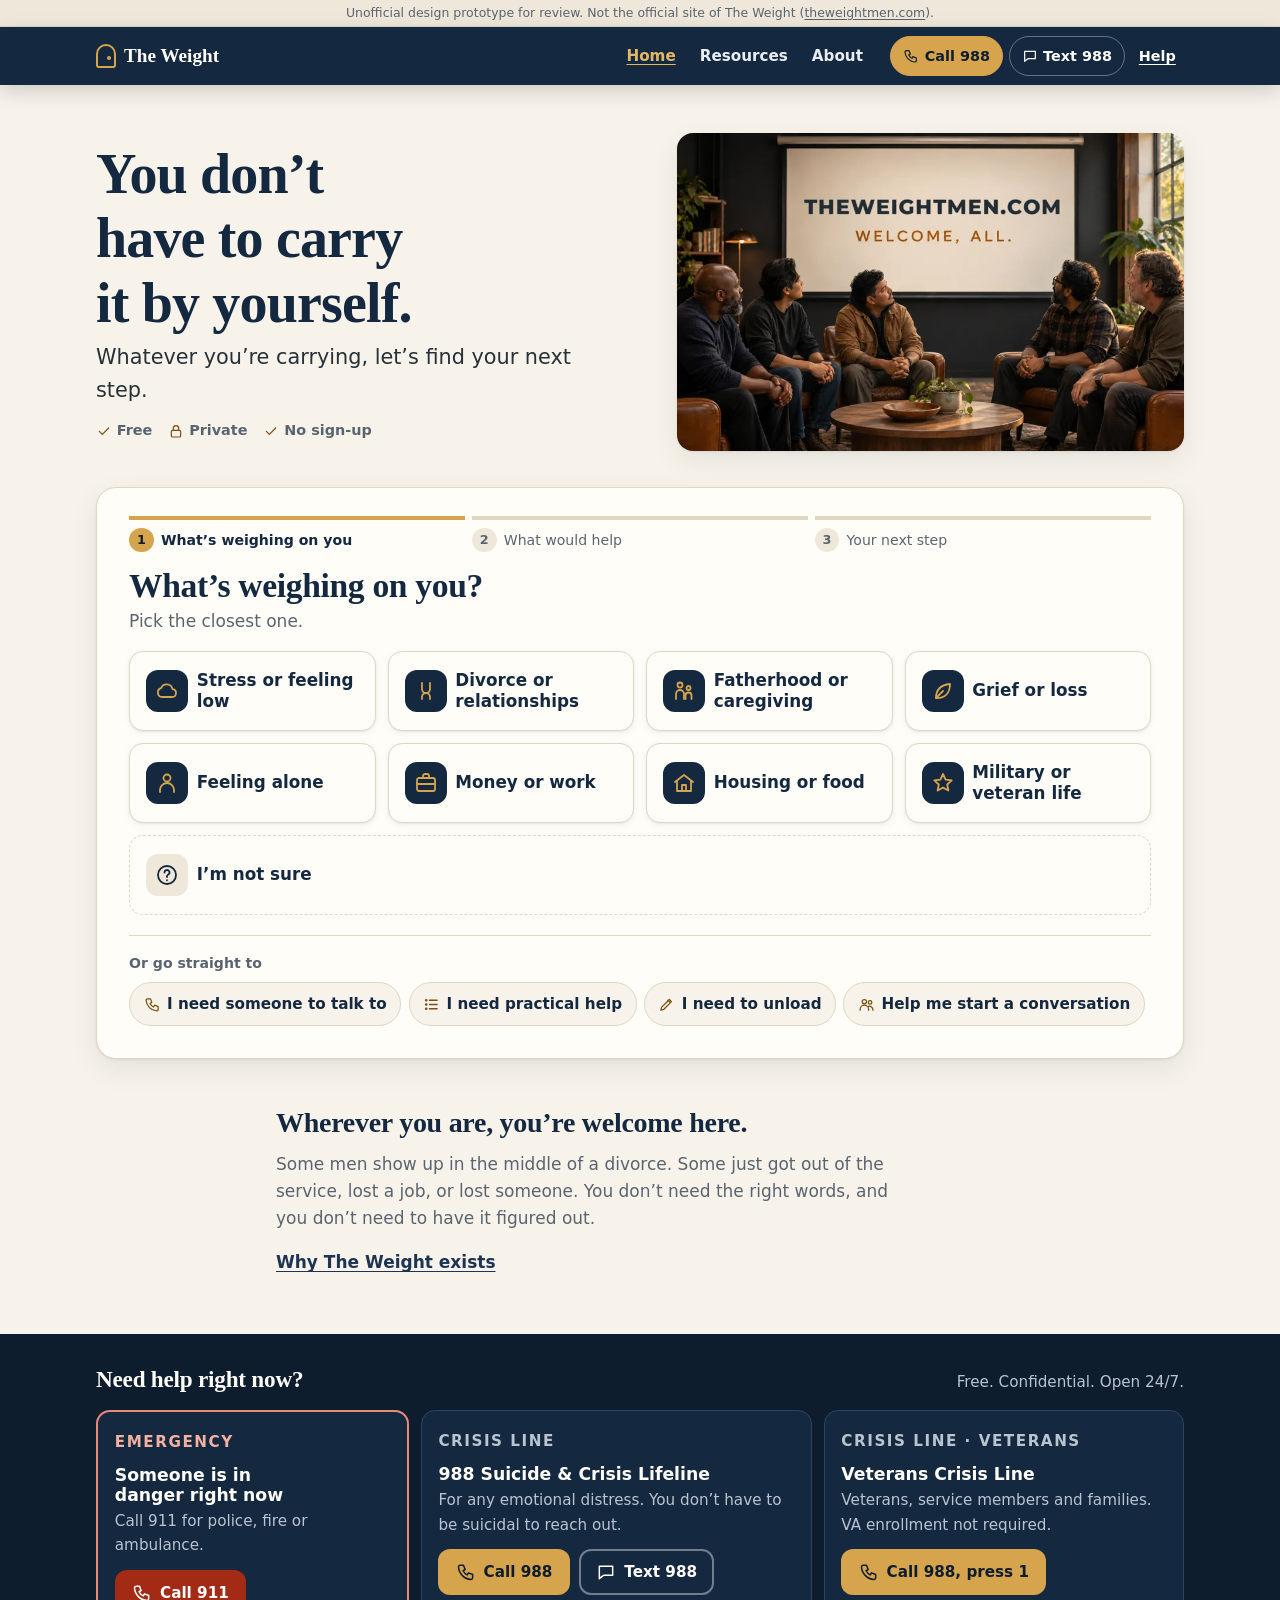
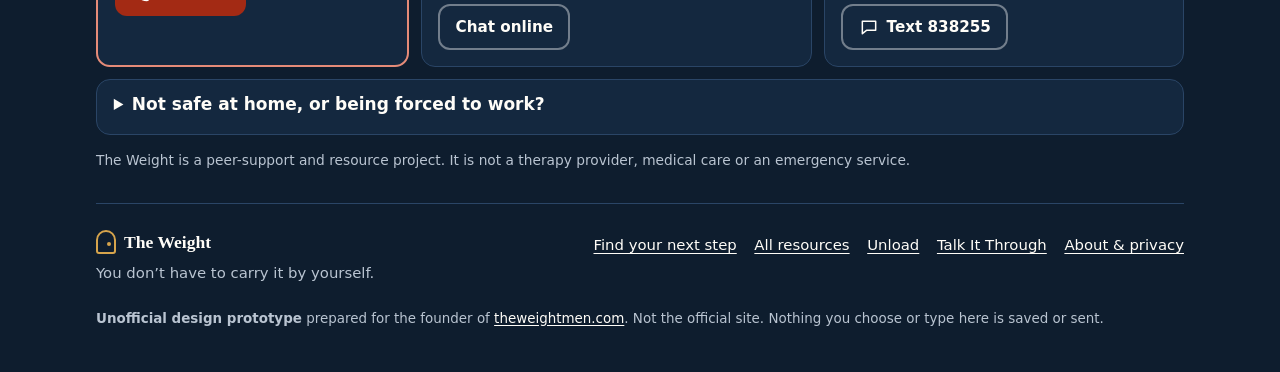
<file: index.html>
<!doctype html>
<html lang="en">
<head>
  <meta charset="utf-8">
  <meta name="viewport" content="width=device-width, initial-scale=1">
  <title>The Weight — You don’t have to carry it by yourself.</title>
  <meta name="description" content="Free, private, no sign-up. Answer two quick questions and get one clear next step.">
  <meta name="robots" content="noindex, nofollow">
  <meta name="theme-color" content="#14283f">
  <link rel="stylesheet" href="assets/css/styles.css">
  <script defer src="assets/js/resources.js"></script>
  <script defer src="assets/js/common.js"></script>
  <script defer src="assets/js/app.js"></script>
</head>
<body>
  <div class="proto-banner" role="note">Unofficial design prototype for review. Not the official site of The Weight (<a href="https://theweightmen.com/">theweightmen.com</a>).</div>
  <a class="skip-link" href="#wizard">Skip to the questions</a>
  <header class="site-header">
    <div class="container site-header__inner">
      <a class="brand" href="index.html" aria-label="The Weight, home"><span class="brand__mark" aria-hidden="true"></span><span class="brand__text">The Weight</span></a>
      <nav aria-label="Main"><ul class="nav" role="list"><li><a href="index.html" aria-current="page">Home</a></li><li><a href="resources.html">Resources</a></li><li><a href="about.html">About</a></li></ul></nav>
      <div class="crisis" role="group" aria-label="Talk to someone now, free, 24/7">
        <a class="crisis__btn crisis__btn--call" href="tel:988"><svg class="icon " viewBox="0 0 24 24" width="24" height="24" aria-hidden="true" focusable="false" fill="none" stroke="currentColor" stroke-width="1.8" stroke-linecap="round" stroke-linejoin="round"><path d="M5 4h4l2 5-2.5 1.5a11 11 0 0 0 5 5L15 13l5 2v4a2 2 0 0 1-2 2A16 16 0 0 1 3 6a2 2 0 0 1 2-2"/></svg>Call 988</a>
        <a class="crisis__btn" href="sms:988"><svg class="icon " viewBox="0 0 24 24" width="24" height="24" aria-hidden="true" focusable="false" fill="none" stroke="currentColor" stroke-width="1.8" stroke-linecap="round" stroke-linejoin="round"><path d="M4 5h16v11H9l-5 4z"/></svg>Text 988</a>
        <a class="crisis__btn crisis__btn--more" href="#urgent">Help<span class="sr-only">: emergency and crisis lines</span></a>
      </div>
    </div>
  </header>

  <main id="main" tabindex="-1">
    <section class="hero" aria-labelledby="hero-title">
      <div class="container hero__grid">
        <div>
          <h1 class="hero__title" id="hero-title">You don’t have to carry it by yourself.</h1>
          <p class="hero__lead">Whatever you’re carrying, let’s find your next step.</p>
          <ul class="trust" role="list">
            <li><svg class="icon " viewBox="0 0 24 24" width="24" height="24" aria-hidden="true" focusable="false" fill="none" stroke="currentColor" stroke-width="1.8" stroke-linecap="round" stroke-linejoin="round"><path d="M5 12.5l4.5 4.5L19 7.5"/></svg>Free</li><li><svg class="icon " viewBox="0 0 24 24" width="24" height="24" aria-hidden="true" focusable="false" fill="none" stroke="currentColor" stroke-width="1.8" stroke-linecap="round" stroke-linejoin="round"><rect x="5" y="11" width="14" height="10" rx="2"/><path d="M8 11V8a4 4 0 0 1 8 0v3"/></svg>Private</li><li><svg class="icon " viewBox="0 0 24 24" width="24" height="24" aria-hidden="true" focusable="false" fill="none" stroke="currentColor" stroke-width="1.8" stroke-linecap="round" stroke-linejoin="round"><path d="M5 12.5l4.5 4.5L19 7.5"/></svg>No sign-up</li>
          </ul>
        </div>
        <figure class="hero__media">
          <picture>
            <source type="image/webp" srcset="assets/images/the-weight-hero-960.webp 960w, assets/images/the-weight-hero.webp 1672w" sizes="(min-width: 900px) 520px, 100vw">
            <img src="assets/images/the-weight-hero-960.jpg" width="960" height="540" loading="lazy" decoding="async"
              alt="Five men of different ages and backgrounds sit together in armchairs, talking. Illustrative image.">
          </picture>
        </figure>
      </div>
    </section>

    <section class="wizard" id="wizard" aria-label="Find your next step" tabindex="-1">
      <div class="container">
        <div class="wizard__panel">
          <ol class="progress" aria-label="Progress">
            <li class="progress__item is-current" data-progress="1" aria-current="step"><span class="progress__num" aria-hidden="true">1</span><span class="progress__label">What’s weighing on you</span></li>
            <li class="progress__item" data-progress="2"><span class="progress__num" aria-hidden="true">2</span><span class="progress__label">What would help</span></li>
            <li class="progress__item" data-progress="3"><span class="progress__num" aria-hidden="true">3</span><span class="progress__label">Your next step</span></li>
          </ol>
          <p class="progress__text" id="progress-text" aria-hidden="true">Step 1 of 2</p>
          <p class="sr-only" role="status" aria-live="polite" id="wizard-status"></p>

          <div class="step" id="step-1" data-step="1">
            <h2 class="step__title" tabindex="-1">What’s weighing on you?</h2>
            <p class="step__hint">Pick the closest one.</p>
            <ul class="cards" role="list" id="topic-cards"></ul>
            <noscript>
              <div class="noscript-box">
                <p><strong>The questions need JavaScript.</strong> Everything is still one tap away:</p>
                <ul>
                  <li><a href="resources.html">See all support resources</a></li>
                  <li><a href="unload.html">Write it out privately (Unload)</a></li>
                  <li>Call or text <a href="tel:988">988</a> any time. Emergency: <a href="tel:911">911</a>.</li>
                </ul>
              </div>
            </noscript>
          </div>

          <div class="step" id="step-2" data-step="2" hidden>
            <p class="step__crumb" id="step-2-crumb"></p>
            <h2 class="step__title" tabindex="-1">What would help right now?</h2>
            <p class="step__hint">Pick one. Nothing here is saved.</p>
            <ul class="cards cards--needs" role="list" id="need-cards"></ul>
          </div>

          <div class="step" id="step-3" data-step="3" hidden>
            <div id="result"></div>
          </div>

          <div class="wizard__controls" id="wizard-controls" hidden>
            <button type="button" class="btn btn--link" id="btn-back"><svg class="icon " viewBox="0 0 24 24" width="24" height="24" aria-hidden="true" focusable="false" fill="none" stroke="currentColor" stroke-width="1.8" stroke-linecap="round" stroke-linejoin="round"><path d="M19 12H5M11 6l-6 6 6 6"/></svg>Back</button>
            <button type="button" class="btn btn--link" id="btn-restart">Start over</button>
          </div>

          <nav class="shortcuts" id="shortcuts" aria-label="Go straight to">
            <p class="shortcuts__title">Or go straight to</p>
            <ul class="shortcuts__list" role="list">
              <li><a class="shortcut" href="#urgent"><svg class="icon " viewBox="0 0 24 24" width="24" height="24" aria-hidden="true" focusable="false" fill="none" stroke="currentColor" stroke-width="1.8" stroke-linecap="round" stroke-linejoin="round"><path d="M5 4h4l2 5-2.5 1.5a11 11 0 0 0 5 5L15 13l5 2v4a2 2 0 0 1-2 2A16 16 0 0 1 3 6a2 2 0 0 1 2-2"/></svg>I need someone to talk to</a></li>
              <li><a class="shortcut" href="resources.html#practical"><svg class="icon " viewBox="0 0 24 24" width="24" height="24" aria-hidden="true" focusable="false" fill="none" stroke="currentColor" stroke-width="1.8" stroke-linecap="round" stroke-linejoin="round"><path d="M9 6h11M9 12h11M9 18h11"/><circle cx="4.5" cy="6" r="1"/><circle cx="4.5" cy="12" r="1"/><circle cx="4.5" cy="18" r="1"/></svg>I need practical help</a></li>
              <li><a class="shortcut" href="unload.html"><svg class="icon " viewBox="0 0 24 24" width="24" height="24" aria-hidden="true" focusable="false" fill="none" stroke="currentColor" stroke-width="1.8" stroke-linecap="round" stroke-linejoin="round"><path d="M4 20l4-1 11-11-3-3L5 16z"/><path d="M14 6l3 3"/></svg>I need to unload</a></li>
              <li><a class="shortcut" href="talk.html"><svg class="icon " viewBox="0 0 24 24" width="24" height="24" aria-hidden="true" focusable="false" fill="none" stroke="currentColor" stroke-width="1.8" stroke-linecap="round" stroke-linejoin="round"><circle cx="9" cy="8" r="3"/><circle cx="17" cy="9" r="2.5"/><path d="M3 20v-1a6 6 0 0 1 12 0v1"/><path d="M15 14.5a5 5 0 0 1 6 4.5v1"/></svg>Help me start a conversation</a></li>
            </ul>
          </nav>
        </div>
      </div>
    </section>

    <section class="welcome" aria-labelledby="welcome-title">
      <div class="container welcome__inner">
        <figure class="welcome__media">
          <picture>
            <source type="image/webp" srcset="assets/images/the-weight-hero-960.webp 960w, assets/images/the-weight-hero.webp 1672w" sizes="(min-width: 900px) 520px, 100vw">
            <img src="assets/images/the-weight-hero-960.jpg" width="960" height="540" loading="lazy" decoding="async"
              alt="Five men of different ages and backgrounds sit together in armchairs, talking. Illustrative image.">
          </picture>
        </figure>
        <div class="welcome__text">
          <h2 id="welcome-title">Wherever you are, you’re welcome here.</h2>
          <p>Some men show up in the middle of a divorce. Some just got out of the service, lost a job, or lost someone. You don’t need the right words, and you don’t need to have it figured out.</p>
          <p><a href="about.html"><strong>Why The Weight exists</strong></a></p>
        </div>
      </div>
    </section>
  </main>

  <section class="urgent" id="urgent" aria-labelledby="urgent-title" tabindex="-1">
    <div class="container">
      <div class="urgent__head">
        <h2 id="urgent-title" class="urgent__title">Need help right now?</h2>
        <p class="urgent__sub">Free. Confidential. Open 24/7.</p>
      </div>
      <div class="urgent__grid">
        <div class="tier-card tier-card--emergency">
          <p class="tier">Emergency</p>
          <h3>Someone is in danger right now</h3>
          <p>Call 911 for police, fire or ambulance.</p>
          <a class="btn btn--danger" href="tel:911"><svg class="icon " viewBox="0 0 24 24" width="24" height="24" aria-hidden="true" focusable="false" fill="none" stroke="currentColor" stroke-width="1.8" stroke-linecap="round" stroke-linejoin="round"><path d="M5 4h4l2 5-2.5 1.5a11 11 0 0 0 5 5L15 13l5 2v4a2 2 0 0 1-2 2A16 16 0 0 1 3 6a2 2 0 0 1 2-2"/></svg>Call 911</a>
        </div>
        <div class="tier-card">
          <p class="tier">Crisis line</p>
          <h3>988 Suicide &amp; Crisis Lifeline</h3>
          <p>For any emotional distress. You don’t have to be suicidal to reach out.</p>
          <div class="btn-row">
            <a class="btn btn--amber" href="tel:988"><svg class="icon " viewBox="0 0 24 24" width="24" height="24" aria-hidden="true" focusable="false" fill="none" stroke="currentColor" stroke-width="1.8" stroke-linecap="round" stroke-linejoin="round"><path d="M5 4h4l2 5-2.5 1.5a11 11 0 0 0 5 5L15 13l5 2v4a2 2 0 0 1-2 2A16 16 0 0 1 3 6a2 2 0 0 1 2-2"/></svg>Call 988</a>
            <a class="btn btn--ghost-light" href="sms:988"><svg class="icon " viewBox="0 0 24 24" width="24" height="24" aria-hidden="true" focusable="false" fill="none" stroke="currentColor" stroke-width="1.8" stroke-linecap="round" stroke-linejoin="round"><path d="M4 5h16v11H9l-5 4z"/></svg>Text 988</a>
            <a class="btn btn--ghost-light" href="https://chat.988lifeline.org/" target="_blank" rel="noopener">Chat online<span class="sr-only"> (opens in a new tab)</span></a>
          </div>
        </div>
        <div class="tier-card">
          <p class="tier">Crisis line · Veterans</p>
          <h3>Veterans Crisis Line</h3>
          <p>Veterans, service members and families. VA enrollment not required.</p>
          <div class="btn-row">
            <a class="btn btn--amber" href="tel:988"><svg class="icon " viewBox="0 0 24 24" width="24" height="24" aria-hidden="true" focusable="false" fill="none" stroke="currentColor" stroke-width="1.8" stroke-linecap="round" stroke-linejoin="round"><path d="M5 4h4l2 5-2.5 1.5a11 11 0 0 0 5 5L15 13l5 2v4a2 2 0 0 1-2 2A16 16 0 0 1 3 6a2 2 0 0 1 2-2"/></svg>Call 988, press 1</a>
            <a class="btn btn--ghost-light" href="sms:838255"><svg class="icon " viewBox="0 0 24 24" width="24" height="24" aria-hidden="true" focusable="false" fill="none" stroke="currentColor" stroke-width="1.8" stroke-linecap="round" stroke-linejoin="round"><path d="M4 5h16v11H9l-5 4z"/></svg>Text 838255</a>
          </div>
        </div>
      </div>
      <details class="urgent__more">
        <summary>Not safe at home, or being forced to work?</summary>
        <ul>
          <li><strong>Abuse by a partner or family member:</strong> National Domestic Violence Hotline, <a href="tel:18007997233">1-800-799-7233</a> or text <a href="sms:88788">88788</a>. Men are welcome.</li>
          <li><strong>Sexual assault:</strong> RAINN, <a href="tel:18006564673">1-800-656-4673</a>.</li>
          <li><strong>Trafficking:</strong> National Human Trafficking Hotline, <a href="tel:18883737888">1-888-373-7888</a> or text <a href="sms:233733">233733</a>.</li>
        </ul>
      </details>
      <p class="urgent__note">The Weight is a peer-support and resource project. It is not a therapy provider, medical care or an emergency service.</p>
    </div>
  </section>

  <footer class="site-footer">
    <div class="container">
      <div class="site-footer__inner">
        <div>
          <p class="brand brand--footer"><span class="brand__mark" aria-hidden="true"></span>The Weight</p>
          <p class="site-footer__tag">You don’t have to carry it by yourself.</p>
        </div>
        <nav aria-label="Footer">
          <ul class="footer-links" role="list">
            <li><a href="index.html">Find your next step</a></li>
            <li><a href="resources.html">All resources</a></li>
            <li><a href="unload.html">Unload</a></li>
            <li><a href="talk.html">Talk It Through</a></li>
            <li><a href="about.html">About &amp; privacy</a></li>
          </ul>
        </nav>
      </div>
      <p class="site-footer__fine"><strong>Unofficial design prototype</strong> prepared for the founder of <a href="https://theweightmen.com/">theweightmen.com</a>. Not the official site. Nothing you choose or type here is saved or sent.</p>
    </div>
  </footer>
</body>
</html>
</file>
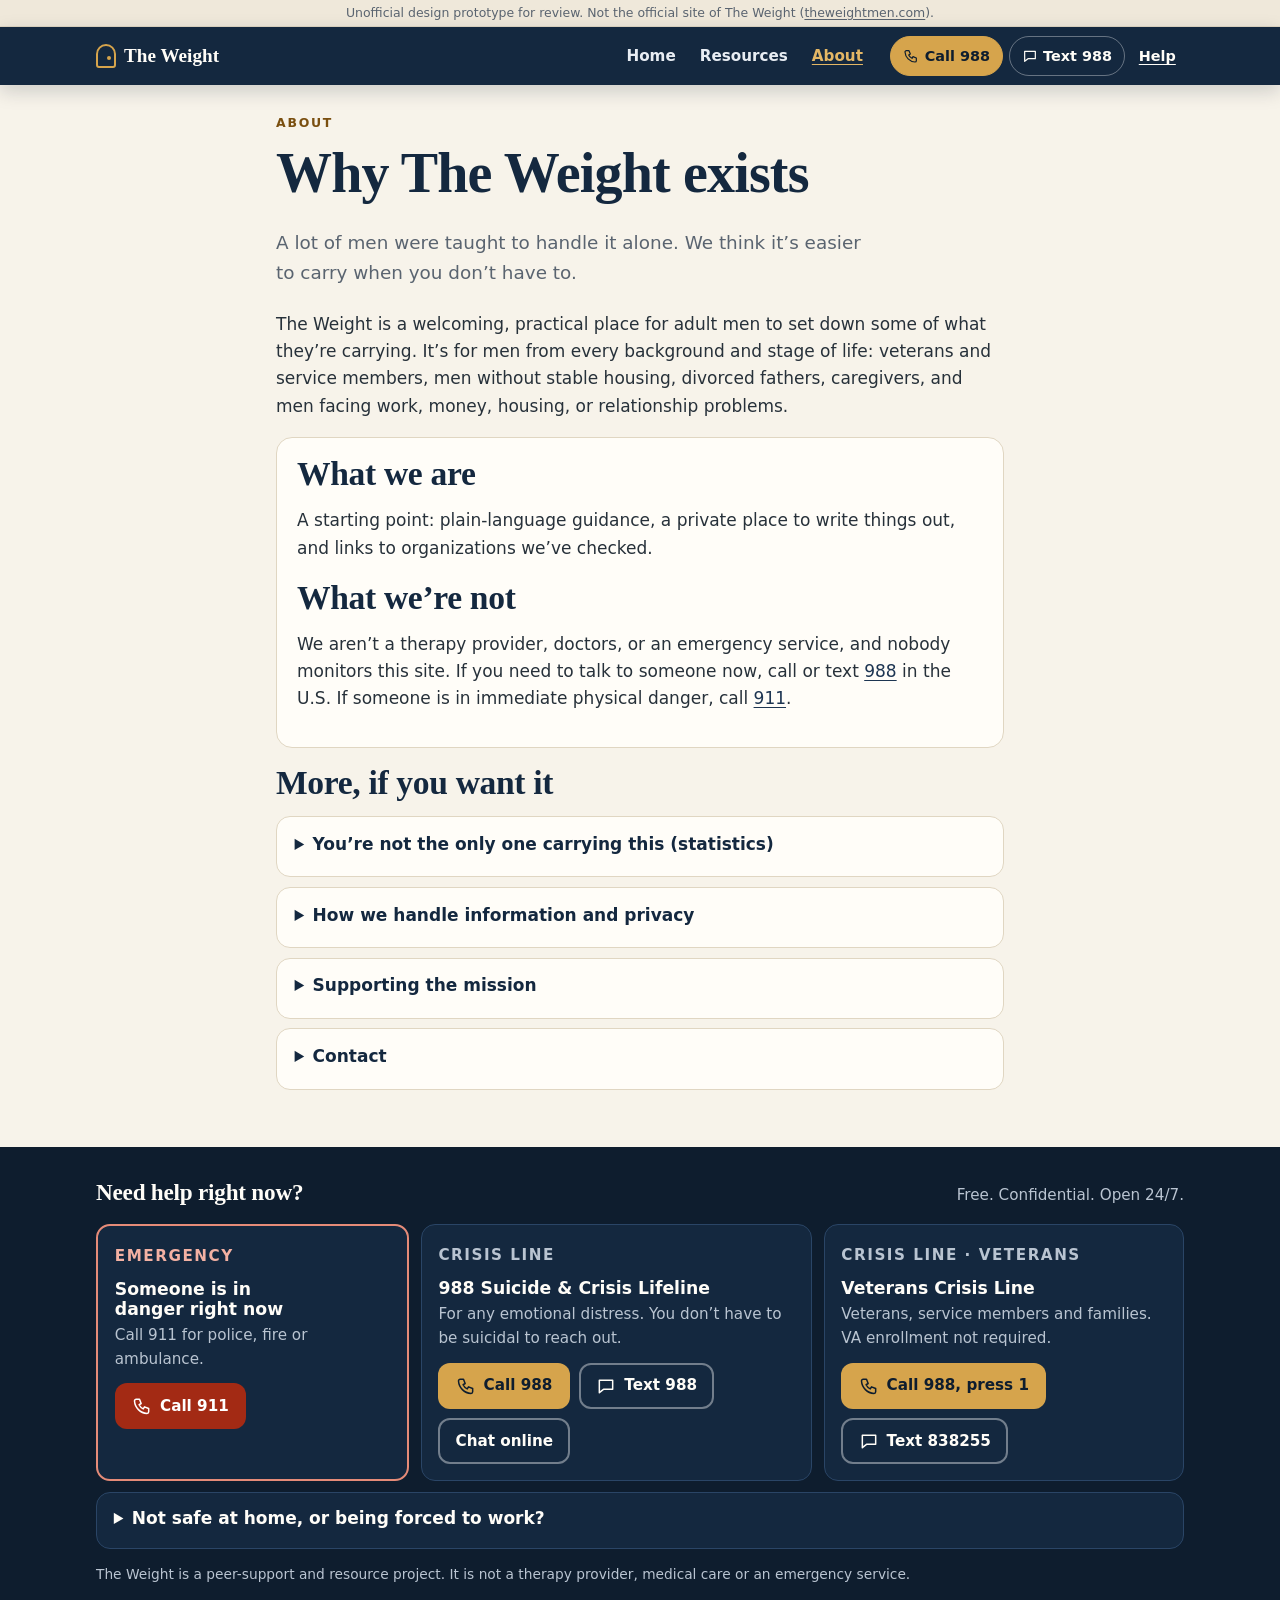
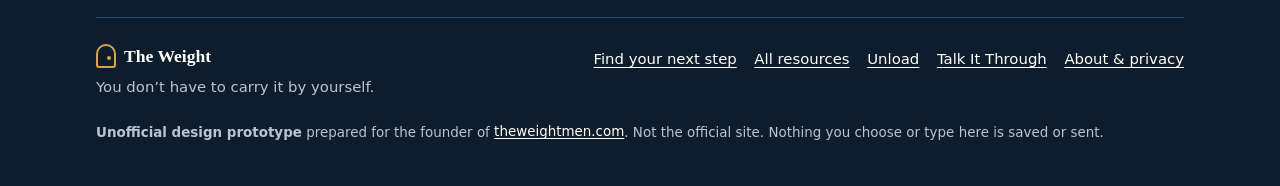
<file: about.html>
<!doctype html>
<html lang="en">
<head>
  <meta charset="utf-8">
  <meta name="viewport" content="width=device-width, initial-scale=1">
  <title>About — The Weight</title>
  <meta name="description" content="Why The Weight exists, what it is and isn’t, and optional background.">
  <meta name="robots" content="noindex, nofollow">
  <meta name="theme-color" content="#14283f">
  <link rel="stylesheet" href="assets/css/styles.css">
</head>
<body>
  <div class="proto-banner" role="note">Unofficial design prototype for review. Not the official site of The Weight (<a href="https://theweightmen.com/">theweightmen.com</a>).</div>
  <a class="skip-link" href="#main">Skip to main content</a>
  <header class="site-header">
    <div class="container site-header__inner">
      <a class="brand" href="index.html" aria-label="The Weight, home"><span class="brand__mark" aria-hidden="true"></span><span class="brand__text">The Weight</span></a>
      <nav aria-label="Main"><ul class="nav" role="list"><li><a href="index.html">Home</a></li><li><a href="resources.html">Resources</a></li><li><a href="about.html" aria-current="page">About</a></li></ul></nav>
      <div class="crisis" role="group" aria-label="Talk to someone now, free, 24/7">
        <a class="crisis__btn crisis__btn--call" href="tel:988"><svg class="icon " viewBox="0 0 24 24" width="24" height="24" aria-hidden="true" focusable="false" fill="none" stroke="currentColor" stroke-width="1.8" stroke-linecap="round" stroke-linejoin="round"><path d="M5 4h4l2 5-2.5 1.5a11 11 0 0 0 5 5L15 13l5 2v4a2 2 0 0 1-2 2A16 16 0 0 1 3 6a2 2 0 0 1 2-2"/></svg>Call 988</a>
        <a class="crisis__btn" href="sms:988"><svg class="icon " viewBox="0 0 24 24" width="24" height="24" aria-hidden="true" focusable="false" fill="none" stroke="currentColor" stroke-width="1.8" stroke-linecap="round" stroke-linejoin="round"><path d="M4 5h16v11H9l-5 4z"/></svg>Text 988</a>
        <a class="crisis__btn crisis__btn--more" href="#urgent">Help<span class="sr-only">: emergency and crisis lines</span></a>
      </div>
    </div>
  </header>

  <main id="main" tabindex="-1">
    <section class="page">
      <div class="container narrow">
        <div class="page-head"><p class="eyebrow">About</p>
        <h1>Why The Weight exists</h1>
        <p class="page__lead">A lot of men were taught to handle it alone. We think it’s easier to carry when you don’t have to.</p></div>
        <p>The Weight is a welcoming, practical place for adult men to set down some of what they’re carrying. It’s for men from every background and stage of life: veterans and service members, men without stable housing, divorced fathers, caregivers, and men facing work, money, housing, or relationship problems.</p>

        <div class="panel">
          <h2 class="h3">What we are</h2>
          <p>A starting point: plain-language guidance, a private place to write things out, and links to organizations we’ve checked.</p>
          <h2 class="h3">What we’re not</h2>
          <p>We aren’t a therapy provider, doctors, or an emergency service, and nobody monitors this site. If you need to talk to someone now, call or text <a href="tel:988">988</a> in the U.S. If someone is in immediate physical danger, call <a href="tel:911">911</a>.</p>
        </div>

        <h2>More, if you want it</h2>
        <details class="more">
          <summary>You’re not the only one carrying this (statistics)</summary>
          <p>Suicide is complex, and no single cause explains it. These figures show how many men are affected, and why reaching out early matters. Support helps, and people do get through hard seasons.</p>
          <div class="stats">
            <p class="stat"><span class="stat__value">38,977</span> men and boys died by suicide in the U.S. in 2024 (count, all ages).</p>
            <p class="stat"><span class="stat__value">22.3</span> per 100,000: male age-adjusted suicide death rate, 2024. The female rate was 5.6.</p>
          </div>
          <div class="table-wrap">
            <table>
              <caption class="sr-only">Male suicide deaths and rates by CDC age band, 2024</caption>
              <thead><tr><th scope="col">Age band</th><th scope="col">Deaths</th><th scope="col">Rate per 100,000</th></tr></thead>
              <tbody>
                <tr><td>15–24</td><td>4,626</td><td>20.2</td></tr>
                <tr><td>25–44</td><td>13,258</td><td>28.5</td></tr>
                <tr><td>45–64</td><td>12,051</td><td>29.6</td></tr>
                <tr><td>65–74</td><td>4,378</td><td>26.2</td></tr>
                <tr><td>75 and older</td><td>4,405</td><td>40.1</td></tr>
              </tbody>
            </table>
          </div>
          <p class="meta">CDC’s published age bands; the 15–24 band includes people under 18. Source: <a href="https://www.cdc.gov/nchs/products/databriefs/db572.htm" target="_blank" rel="noopener">CDC/NCHS Data Brief No. 572<span class="sr-only"> (opens in a new tab)</span></a>. Figures copied from theweightmen.com (reviewed 2026-11-23).</p>
        </details>
        <details class="more">
          <summary>How we handle information and privacy</summary>
          <p>We list resources only after verifying them and show when each was last checked. Resources marked “Suggested addition” were added for this prototype and still need The Weight’s own check.</p>
          <p>This prototype has no accounts, no forms that send data, no cookies, no analytics, and no storage. The cards you pick in the questions are kept only in the open page and disappear when you leave or start over. What you type in Unload or Talk It Through never leaves your device.</p>
        </details>
        <details class="more">
          <summary>Supporting the mission</summary>
          <p>Everything here is free. The Weight is an independent project, not a nonprofit, and contributions are not tax-deductible. See <a href="https://theweightmen.com/support.html">Support the mission on theweightmen.com</a> for current details. The best way to help is to share the site with a man who could use it.</p>
        </details>
        <details class="more">
          <summary>Contact</summary>
          <p>Email <a href="mailto:theweightmen@gmail.com">theweightmen@gmail.com</a> for partnerships, resource suggestions, corrections, or feedback. Replies may take several days. This inbox isn’t monitored for emergencies. Please don’t send private details like your address or medical information.</p>
        </details>
      </div>
    </section>

  </main>

  <section class="urgent" id="urgent" aria-labelledby="urgent-title" tabindex="-1">
    <div class="container">
      <div class="urgent__head">
        <h2 id="urgent-title" class="urgent__title">Need help right now?</h2>
        <p class="urgent__sub">Free. Confidential. Open 24/7.</p>
      </div>
      <div class="urgent__grid">
        <div class="tier-card tier-card--emergency">
          <p class="tier">Emergency</p>
          <h3>Someone is in danger right now</h3>
          <p>Call 911 for police, fire or ambulance.</p>
          <a class="btn btn--danger" href="tel:911"><svg class="icon " viewBox="0 0 24 24" width="24" height="24" aria-hidden="true" focusable="false" fill="none" stroke="currentColor" stroke-width="1.8" stroke-linecap="round" stroke-linejoin="round"><path d="M5 4h4l2 5-2.5 1.5a11 11 0 0 0 5 5L15 13l5 2v4a2 2 0 0 1-2 2A16 16 0 0 1 3 6a2 2 0 0 1 2-2"/></svg>Call 911</a>
        </div>
        <div class="tier-card">
          <p class="tier">Crisis line</p>
          <h3>988 Suicide &amp; Crisis Lifeline</h3>
          <p>For any emotional distress. You don’t have to be suicidal to reach out.</p>
          <div class="btn-row">
            <a class="btn btn--amber" href="tel:988"><svg class="icon " viewBox="0 0 24 24" width="24" height="24" aria-hidden="true" focusable="false" fill="none" stroke="currentColor" stroke-width="1.8" stroke-linecap="round" stroke-linejoin="round"><path d="M5 4h4l2 5-2.5 1.5a11 11 0 0 0 5 5L15 13l5 2v4a2 2 0 0 1-2 2A16 16 0 0 1 3 6a2 2 0 0 1 2-2"/></svg>Call 988</a>
            <a class="btn btn--ghost-light" href="sms:988"><svg class="icon " viewBox="0 0 24 24" width="24" height="24" aria-hidden="true" focusable="false" fill="none" stroke="currentColor" stroke-width="1.8" stroke-linecap="round" stroke-linejoin="round"><path d="M4 5h16v11H9l-5 4z"/></svg>Text 988</a>
            <a class="btn btn--ghost-light" href="https://chat.988lifeline.org/" target="_blank" rel="noopener">Chat online<span class="sr-only"> (opens in a new tab)</span></a>
          </div>
        </div>
        <div class="tier-card">
          <p class="tier">Crisis line · Veterans</p>
          <h3>Veterans Crisis Line</h3>
          <p>Veterans, service members and families. VA enrollment not required.</p>
          <div class="btn-row">
            <a class="btn btn--amber" href="tel:988"><svg class="icon " viewBox="0 0 24 24" width="24" height="24" aria-hidden="true" focusable="false" fill="none" stroke="currentColor" stroke-width="1.8" stroke-linecap="round" stroke-linejoin="round"><path d="M5 4h4l2 5-2.5 1.5a11 11 0 0 0 5 5L15 13l5 2v4a2 2 0 0 1-2 2A16 16 0 0 1 3 6a2 2 0 0 1 2-2"/></svg>Call 988, press 1</a>
            <a class="btn btn--ghost-light" href="sms:838255"><svg class="icon " viewBox="0 0 24 24" width="24" height="24" aria-hidden="true" focusable="false" fill="none" stroke="currentColor" stroke-width="1.8" stroke-linecap="round" stroke-linejoin="round"><path d="M4 5h16v11H9l-5 4z"/></svg>Text 838255</a>
          </div>
        </div>
      </div>
      <details class="urgent__more">
        <summary>Not safe at home, or being forced to work?</summary>
        <ul>
          <li><strong>Abuse by a partner or family member:</strong> National Domestic Violence Hotline, <a href="tel:18007997233">1-800-799-7233</a> or text <a href="sms:88788">88788</a>. Men are welcome.</li>
          <li><strong>Sexual assault:</strong> RAINN, <a href="tel:18006564673">1-800-656-4673</a>.</li>
          <li><strong>Trafficking:</strong> National Human Trafficking Hotline, <a href="tel:18883737888">1-888-373-7888</a> or text <a href="sms:233733">233733</a>.</li>
        </ul>
      </details>
      <p class="urgent__note">The Weight is a peer-support and resource project. It is not a therapy provider, medical care or an emergency service.</p>
    </div>
  </section>

  <footer class="site-footer">
    <div class="container">
      <div class="site-footer__inner">
        <div>
          <p class="brand brand--footer"><span class="brand__mark" aria-hidden="true"></span>The Weight</p>
          <p class="site-footer__tag">You don’t have to carry it by yourself.</p>
        </div>
        <nav aria-label="Footer">
          <ul class="footer-links" role="list">
            <li><a href="index.html">Find your next step</a></li>
            <li><a href="resources.html">All resources</a></li>
            <li><a href="unload.html">Unload</a></li>
            <li><a href="talk.html">Talk It Through</a></li>
            <li><a href="about.html">About &amp; privacy</a></li>
          </ul>
        </nav>
      </div>
      <p class="site-footer__fine"><strong>Unofficial design prototype</strong> prepared for the founder of <a href="https://theweightmen.com/">theweightmen.com</a>. Not the official site. Nothing you choose or type here is saved or sent.</p>
    </div>
  </footer>
</body>
</html>
</file>
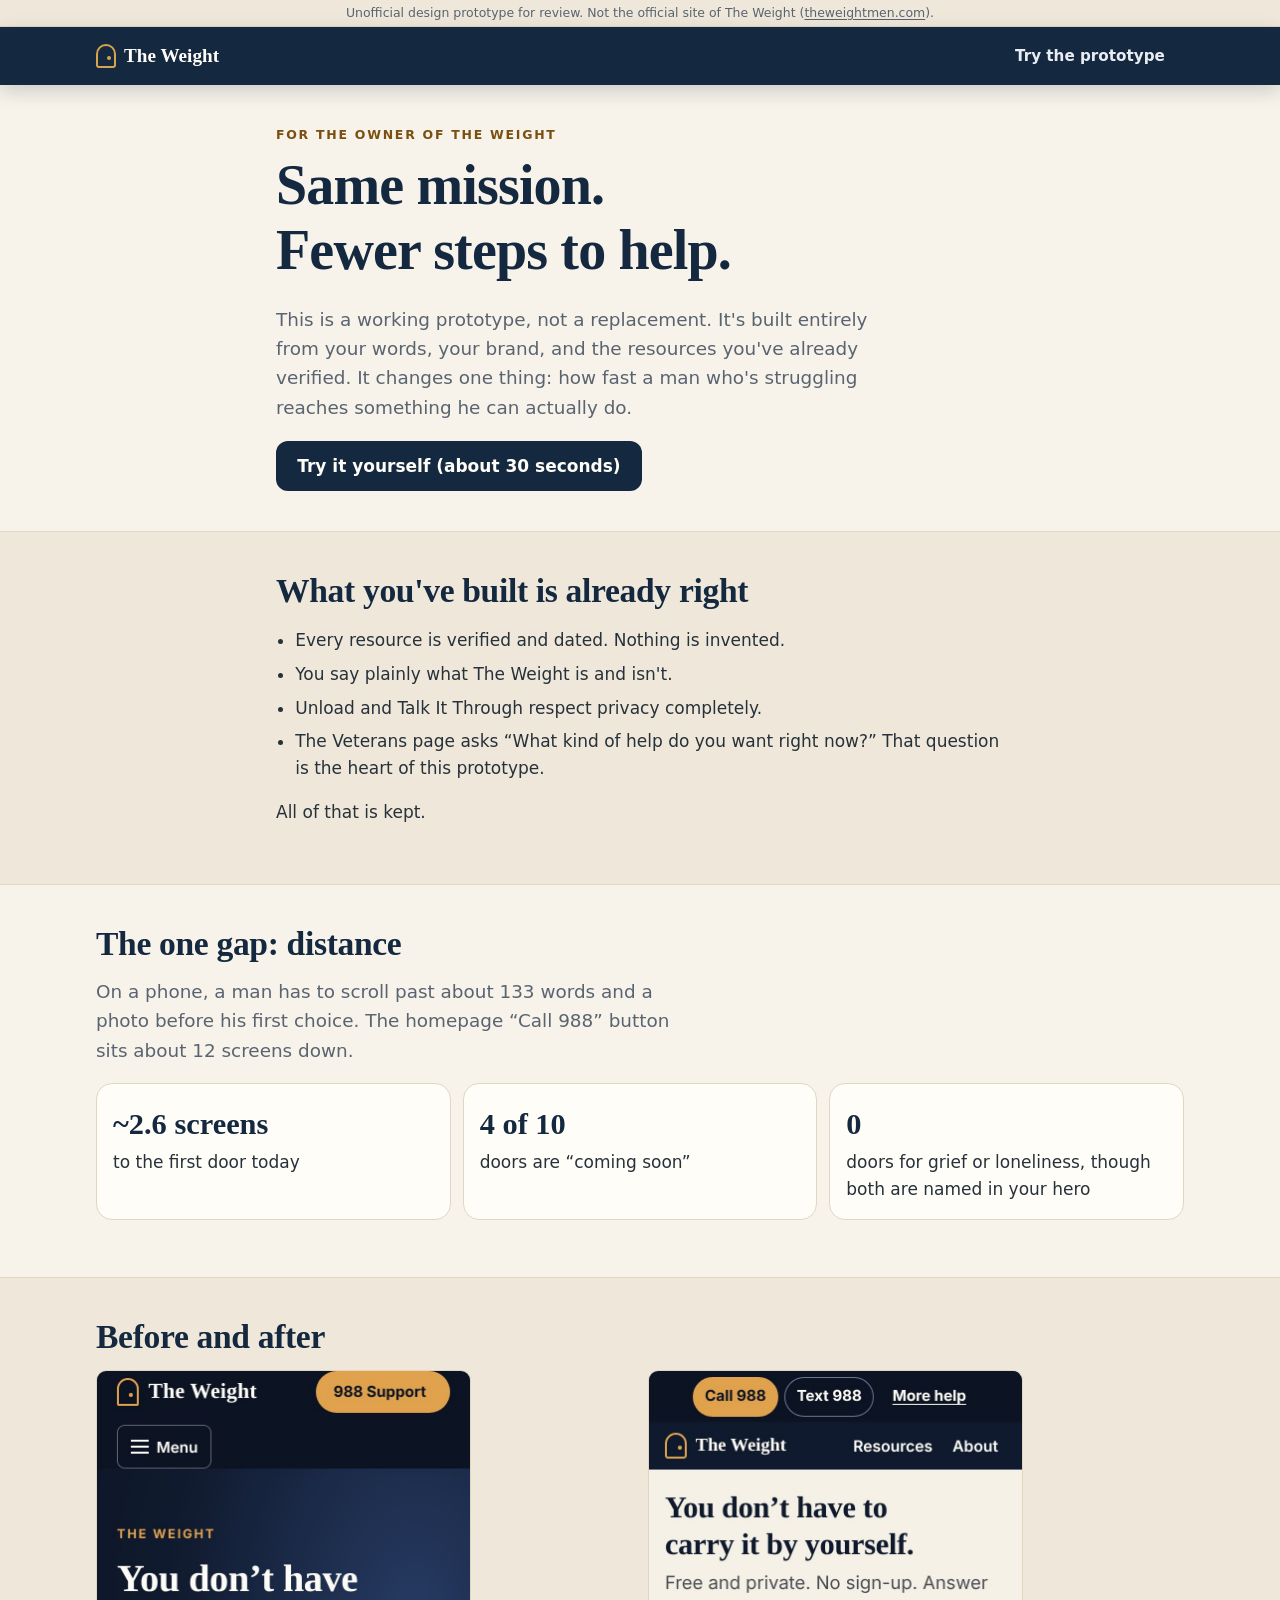
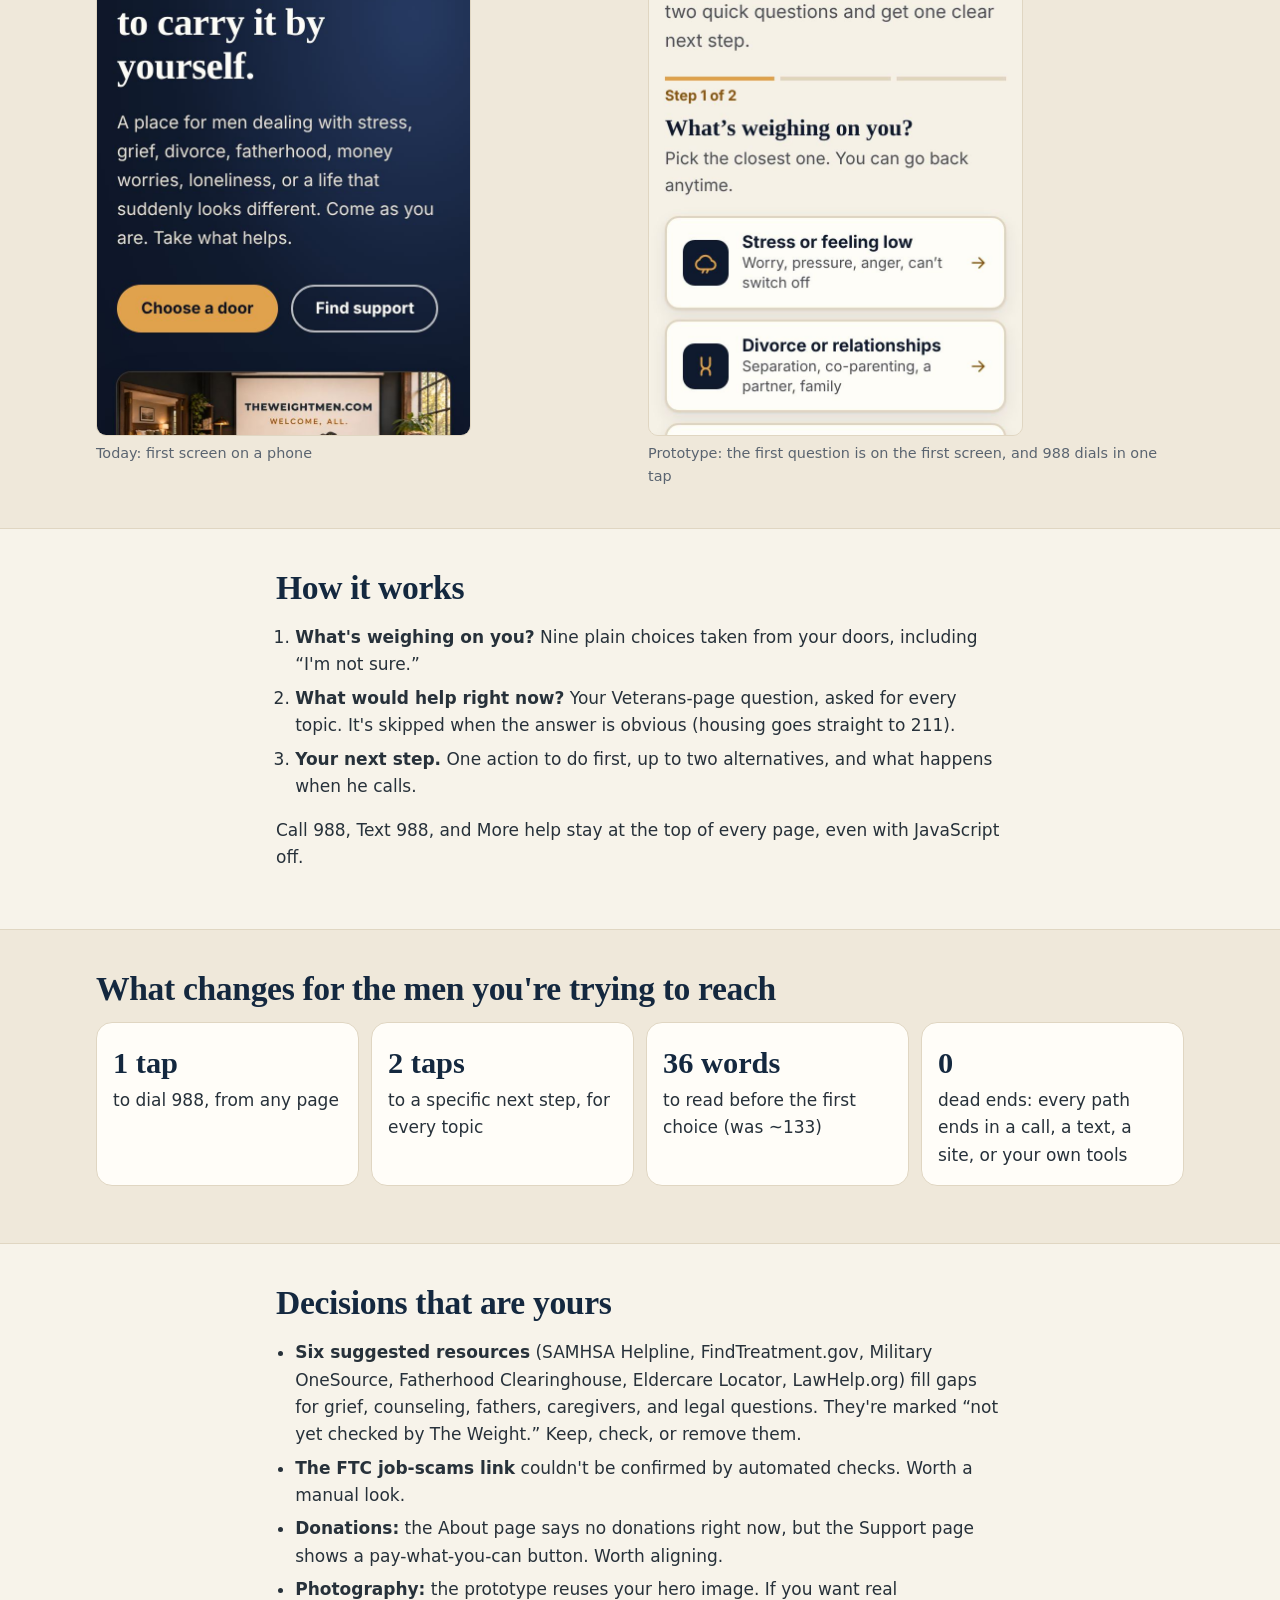
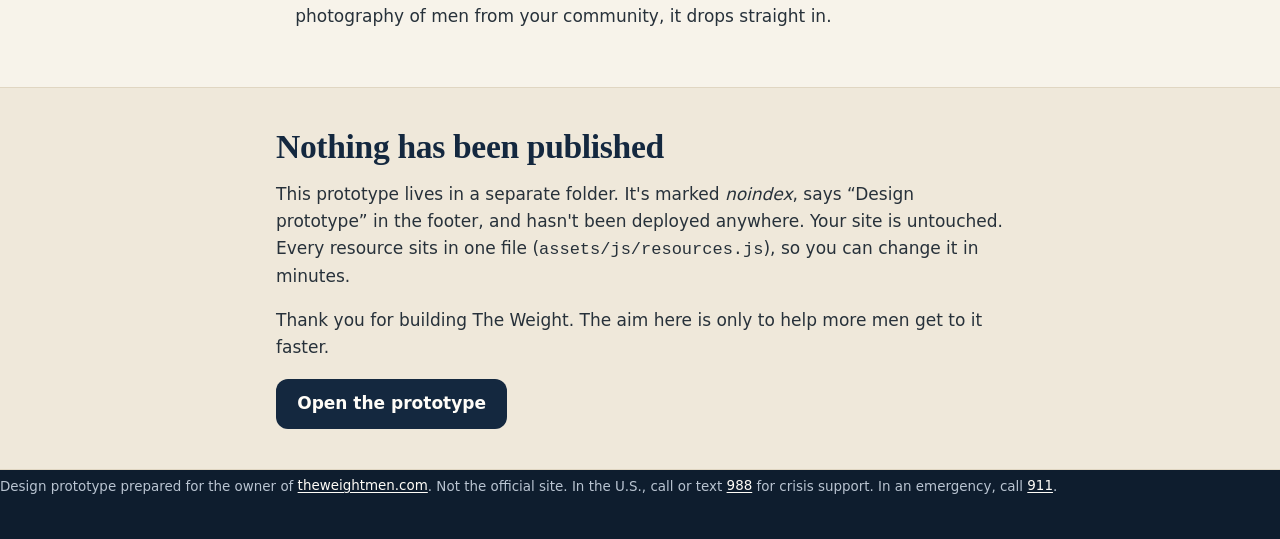
<file: presentation.html>
<!doctype html>
<html lang="en">
<head>
  <meta charset="utf-8">
  <meta name="viewport" content="width=device-width, initial-scale=1">
  <title>A Proposal for The Weight</title>
  <meta name="description" content="A short, respectful walkthrough of an action-first prototype for theweightmen.com.">
  <meta name="robots" content="noindex, nofollow">
  <link rel="stylesheet" href="assets/css/styles.css">
</head>
<body>
  <div class="proto-banner" role="note">Unofficial design prototype for review. Not the official site of The Weight (<a href="https://theweightmen.com/">theweightmen.com</a>).</div>
  <a class="skip-link" href="#main">Skip to main content</a>
  <header class="site-header">
    <div class="container site-header__inner">
      <a class="brand" href="index.html" aria-label="The Weight prototype, home"><span class="brand__mark" aria-hidden="true"></span>The Weight</a>
      <nav aria-label="Main"><ul class="nav" role="list"><li><a href="index.html">Try the prototype</a></li></ul></nav>
    </div>
  </header>

  <main id="main" tabindex="-1">
    <section class="slide">
      <div class="container narrow">
        <p class="eyebrow">For the owner of The Weight</p>
        <h1>Same mission. Fewer steps to help.</h1>
        <p class="page__lead">This is a working prototype, not a replacement. It's built entirely from your words, your brand, and the resources you've already verified. It changes one thing: how fast a man who's struggling reaches something he can actually do.</p>
        <a class="btn btn--navy" href="index.html">Try it yourself (about 30 seconds)</a>
      </div>
    </section>

    <section class="slide">
      <div class="container narrow">
        <h2>What you've built is already right</h2>
        <ul class="plain-list">
          <li>Every resource is verified and dated. Nothing is invented.</li>
          <li>You say plainly what The Weight is and isn't.</li>
          <li>Unload and Talk It Through respect privacy completely.</li>
          <li>The Veterans page asks “What kind of help do you want right now?” That question is the heart of this prototype.</li>
        </ul>
        <p>All of that is kept.</p>
      </div>
    </section>

    <section class="slide">
      <div class="container">
        <h2>The one gap: distance</h2>
        <p class="page__lead">On a phone, a man has to scroll past about 133 words and a photo before his first choice. The homepage “Call 988” button sits about 12 screens down.</p>
        <div class="kpis">
          <p class="kpi"><strong>~2.6 screens</strong> to the first door today</p>
          <p class="kpi"><strong>4 of 10</strong> doors are “coming soon”</p>
          <p class="kpi"><strong>0</strong> doors for grief or loneliness, though both are named in your hero</p>
        </div>
      </div>
    </section>

    <section class="slide">
      <div class="container">
        <h2>Before and after</h2>
        <div class="compare">
          <figure>
            <img src="docs/screenshots/before-home-mobile.jpg" width="375" height="667" loading="lazy" alt="Current homepage on a phone: headline, paragraph, and two buttons. No choices visible yet.">
            <figcaption>Today: first screen on a phone</figcaption>
          </figure>
          <figure>
            <img src="docs/screenshots/after-home-mobile.jpg" width="375" height="667" loading="lazy" alt="Prototype homepage on a phone: Call 988 and Text 988 at the top, the same headline, then the first question with large choice cards.">
            <figcaption>Prototype: the first question is on the first screen, and 988 dials in one tap</figcaption>
          </figure>
        </div>
      </div>
    </section>

    <section class="slide">
      <div class="container narrow">
        <h2>How it works</h2>
        <ol class="plain-list">
          <li><strong>What's weighing on you?</strong> Nine plain choices taken from your doors, including “I'm not sure.”</li>
          <li><strong>What would help right now?</strong> Your Veterans-page question, asked for every topic. It's skipped when the answer is obvious (housing goes straight to 211).</li>
          <li><strong>Your next step.</strong> One action to do first, up to two alternatives, and what happens when he calls.</li>
        </ol>
        <p>Call 988, Text 988, and More help stay at the top of every page, even with JavaScript off.</p>
      </div>
    </section>

    <section class="slide">
      <div class="container">
        <h2>What changes for the men you're trying to reach</h2>
        <div class="kpis">
          <p class="kpi"><strong>1 tap</strong> to dial 988, from any page</p>
          <p class="kpi"><strong>2 taps</strong> to a specific next step, for every topic</p>
          <p class="kpi"><strong>36 words</strong> to read before the first choice (was ~133)</p>
          <p class="kpi"><strong>0</strong> dead ends: every path ends in a call, a text, a site, or your own tools</p>
        </div>
      </div>
    </section>

    <section class="slide">
      <div class="container narrow">
        <h2>Decisions that are yours</h2>
        <ul class="plain-list">
          <li><strong>Six suggested resources</strong> (SAMHSA Helpline, FindTreatment.gov, Military OneSource, Fatherhood Clearinghouse, Eldercare Locator, LawHelp.org) fill gaps for grief, counseling, fathers, caregivers, and legal questions. They're marked “not yet checked by The Weight.” Keep, check, or remove them.</li>
          <li><strong>The FTC job-scams link</strong> couldn't be confirmed by automated checks. Worth a manual look.</li>
          <li><strong>Donations:</strong> the About page says no donations right now, but the Support page shows a pay-what-you-can button. Worth aligning.</li>
          <li><strong>Photography:</strong> the prototype reuses your hero image. If you want real photography of men from your community, it drops straight in.</li>
        </ul>
      </div>
    </section>

    <section class="slide">
      <div class="container narrow">
        <h2>Nothing has been published</h2>
        <p>This prototype lives in a separate folder. It's marked <em>noindex</em>, says “Design prototype” in the footer, and hasn't been deployed anywhere. Your site is untouched. Every resource sits in one file (<code>assets/js/resources.js</code>), so you can change it in minutes.</p>
        <p>Thank you for building The Weight. The aim here is only to help more men get to it faster.</p>
        <a class="btn btn--navy" href="index.html">Open the prototype</a>
      </div>
    </section>
  </main>

  <footer class="site-footer">
    <div class="container site-footer__fine" style="border:0;margin:0;padding:0">
      <p>Design prototype prepared for the owner of <a href="https://theweightmen.com/">theweightmen.com</a>. Not the official site. In the U.S., call or text <a href="tel:988">988</a> for crisis support. In an emergency, call <a href="tel:911">911</a>.</p>
    </div>
  </footer>
</body>
</html>
</file>
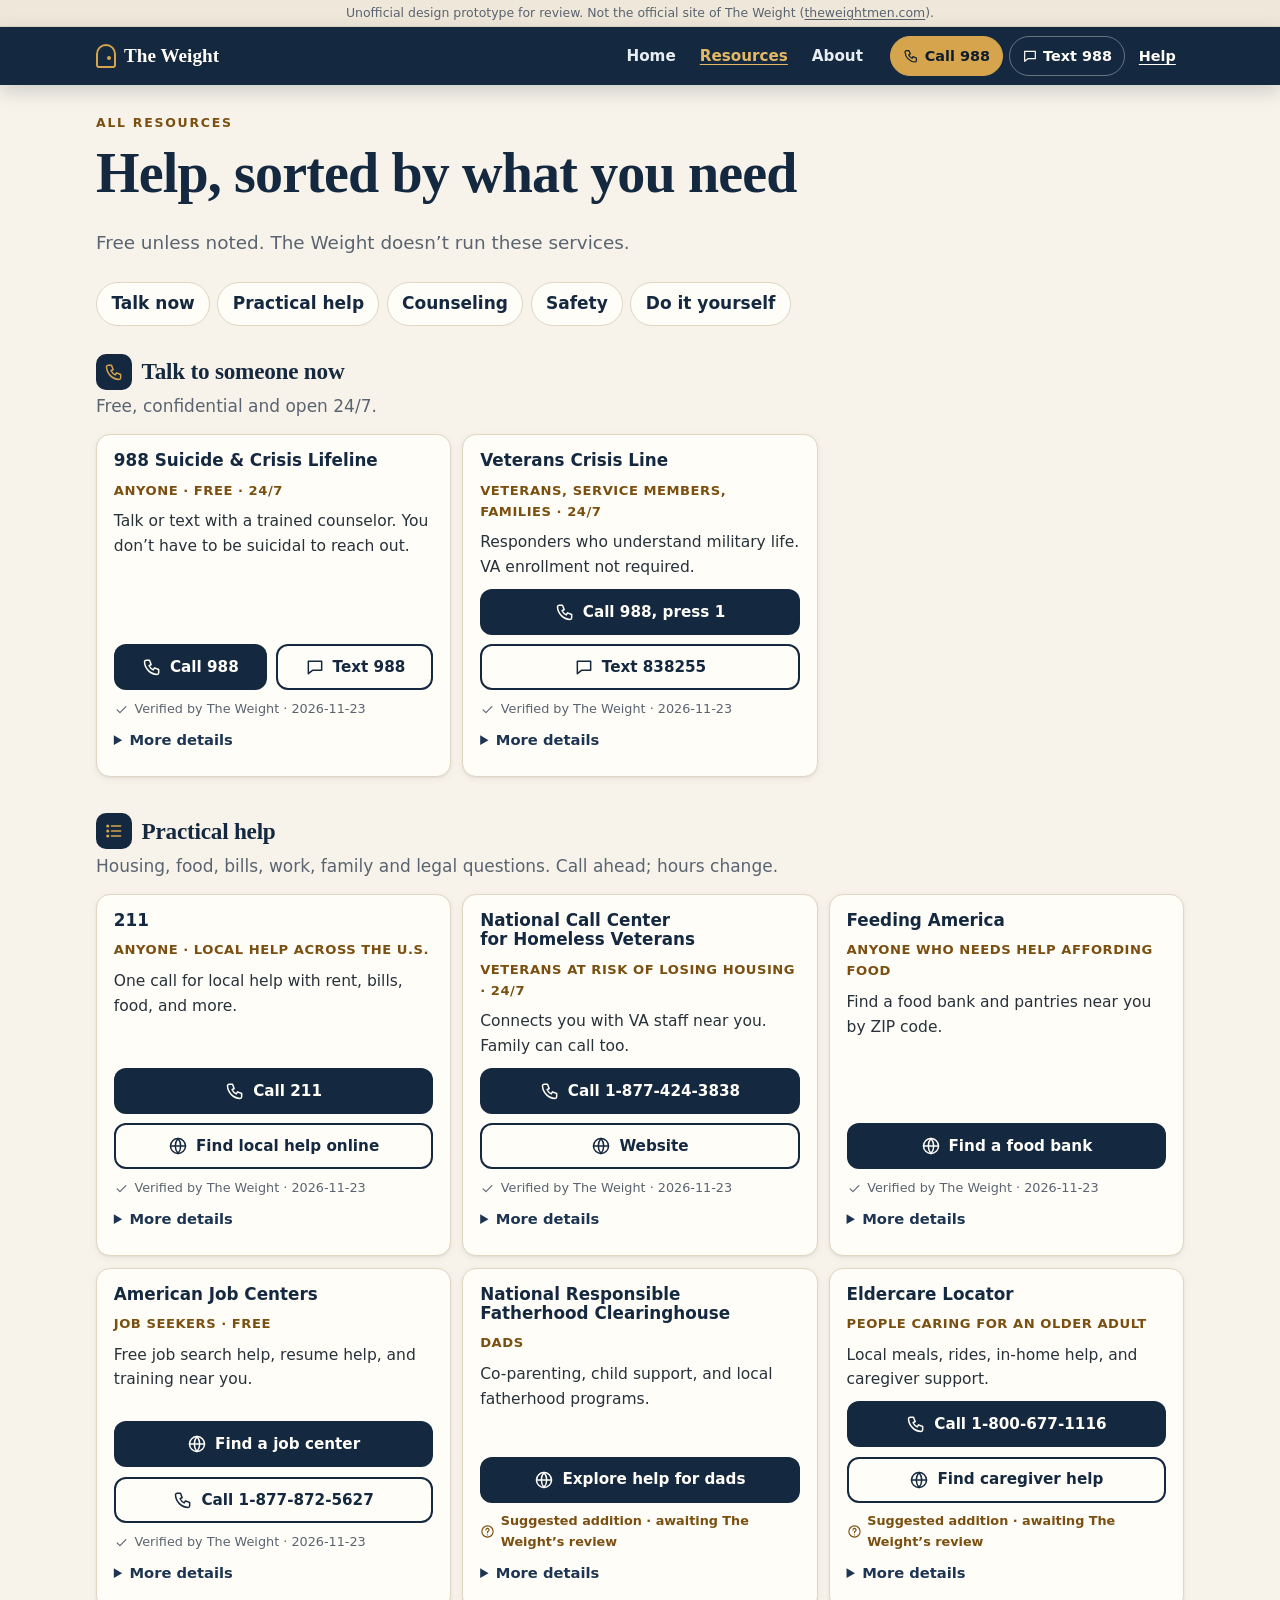
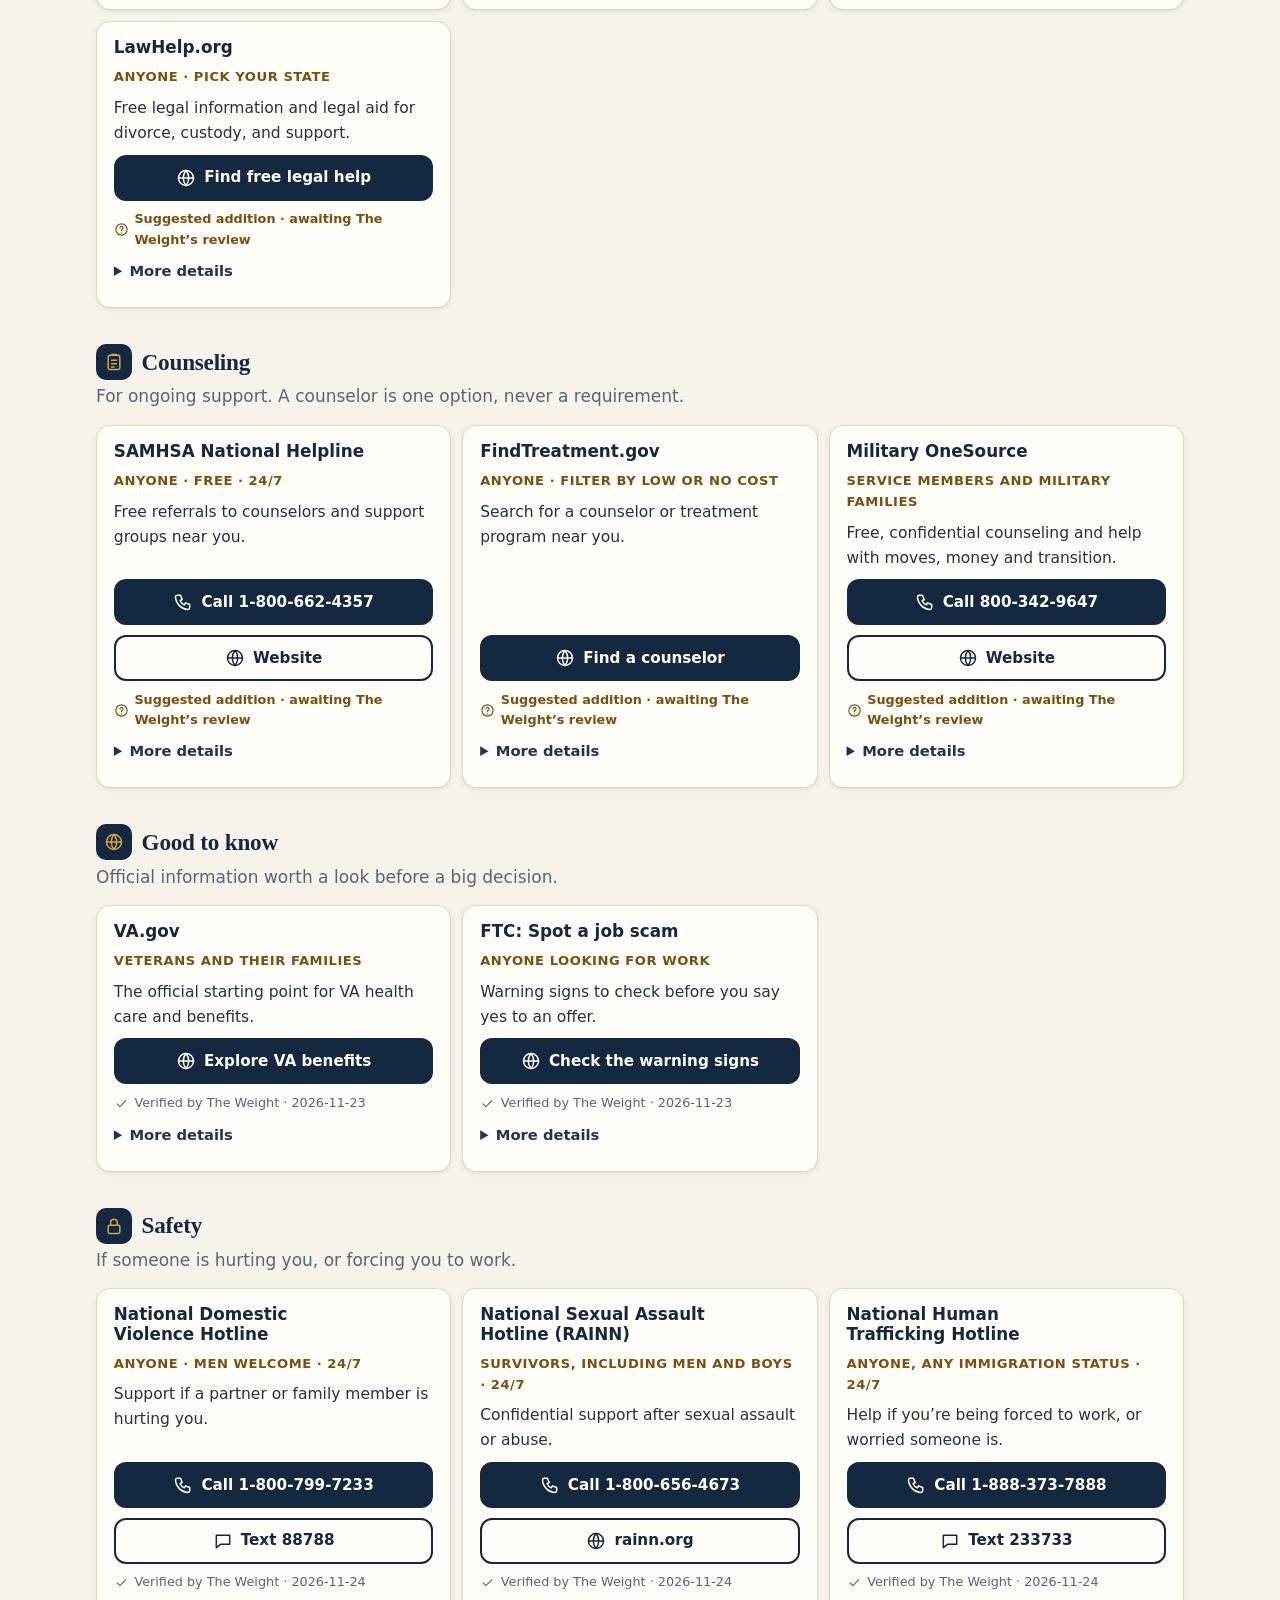
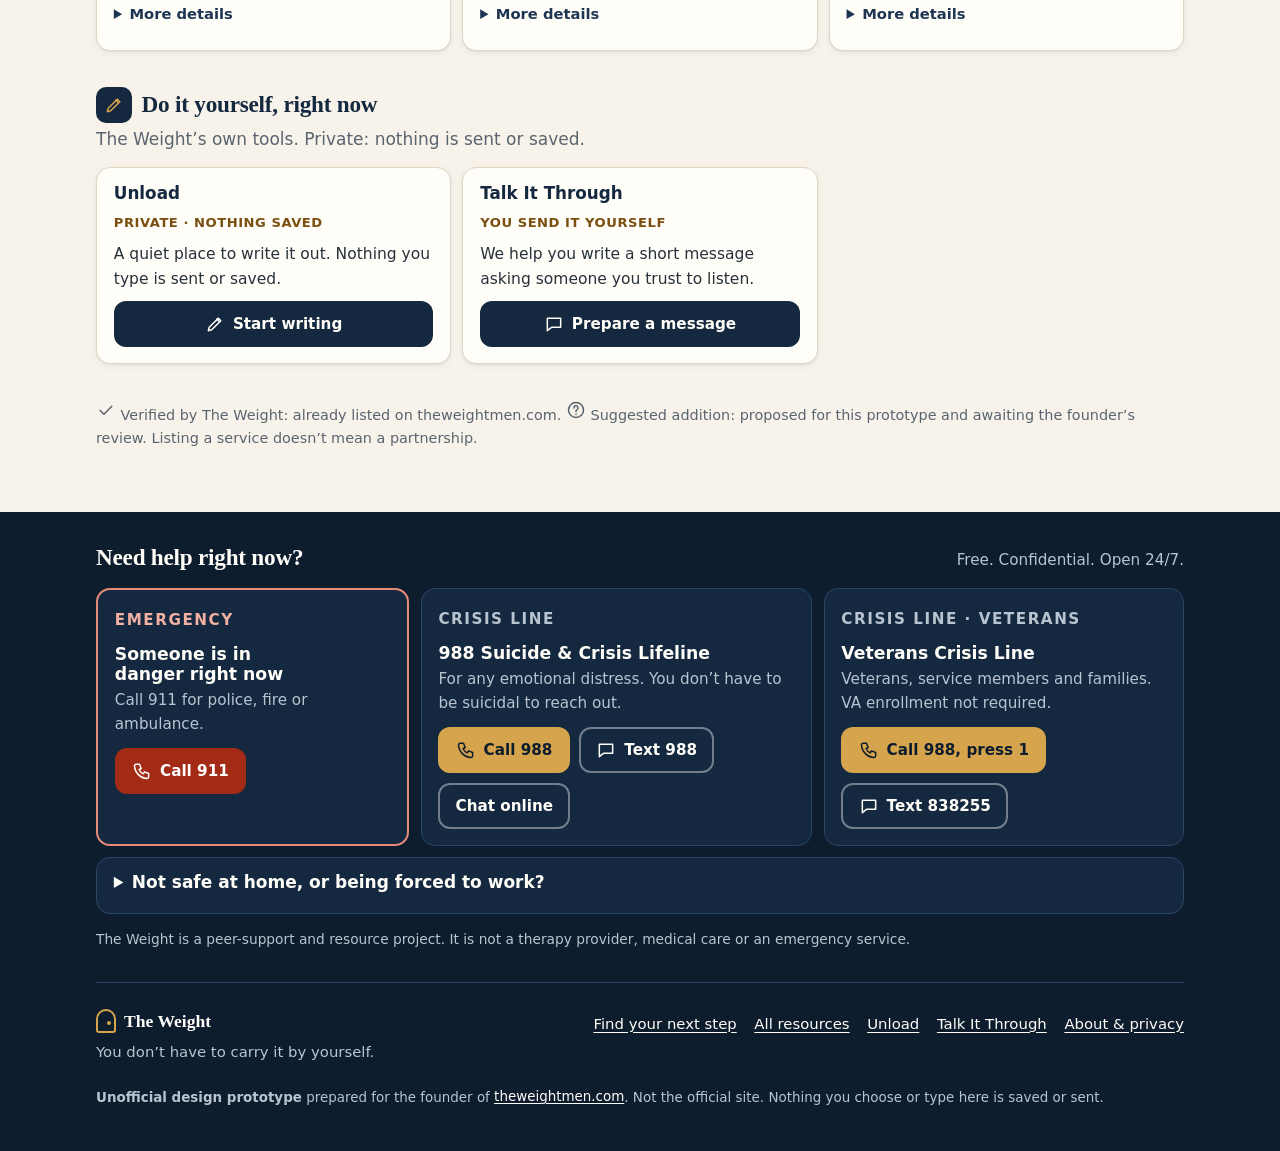
<file: resources.html>
<!doctype html>
<html lang="en">
<head>
  <meta charset="utf-8">
  <meta name="viewport" content="width=device-width, initial-scale=1">
  <title>All resources — The Weight</title>
  <meta name="description" content="Every support line and service The Weight points to, sorted by what you need.">
  <meta name="robots" content="noindex, nofollow">
  <meta name="theme-color" content="#14283f">
  <link rel="stylesheet" href="assets/css/styles.css">
  <script defer src="assets/js/resources.js"></script>
  <script defer src="assets/js/common.js"></script>
  <script defer src="assets/js/resources-page.js"></script>
</head>
<body>
  <div class="proto-banner" role="note">Unofficial design prototype for review. Not the official site of The Weight (<a href="https://theweightmen.com/">theweightmen.com</a>).</div>
  <a class="skip-link" href="#main">Skip to main content</a>
  <header class="site-header">
    <div class="container site-header__inner">
      <a class="brand" href="index.html" aria-label="The Weight, home"><span class="brand__mark" aria-hidden="true"></span><span class="brand__text">The Weight</span></a>
      <nav aria-label="Main"><ul class="nav" role="list"><li><a href="index.html">Home</a></li><li><a href="resources.html" aria-current="page">Resources</a></li><li><a href="about.html">About</a></li></ul></nav>
      <div class="crisis" role="group" aria-label="Talk to someone now, free, 24/7">
        <a class="crisis__btn crisis__btn--call" href="tel:988"><svg class="icon " viewBox="0 0 24 24" width="24" height="24" aria-hidden="true" focusable="false" fill="none" stroke="currentColor" stroke-width="1.8" stroke-linecap="round" stroke-linejoin="round"><path d="M5 4h4l2 5-2.5 1.5a11 11 0 0 0 5 5L15 13l5 2v4a2 2 0 0 1-2 2A16 16 0 0 1 3 6a2 2 0 0 1 2-2"/></svg>Call 988</a>
        <a class="crisis__btn" href="sms:988"><svg class="icon " viewBox="0 0 24 24" width="24" height="24" aria-hidden="true" focusable="false" fill="none" stroke="currentColor" stroke-width="1.8" stroke-linecap="round" stroke-linejoin="round"><path d="M4 5h16v11H9l-5 4z"/></svg>Text 988</a>
        <a class="crisis__btn crisis__btn--more" href="#urgent">Help<span class="sr-only">: emergency and crisis lines</span></a>
      </div>
    </div>
  </header>

  <main id="main" tabindex="-1">
    <section class="page">
      <div class="container">
        <div class="page-head">
          <p class="eyebrow">All resources</p>
          <h1>Help, sorted by what you need</h1>
          <p class="page__lead">Free unless noted. The Weight doesn’t run these services.</p>
        </div>
        <ul class="jump" role="list" aria-label="Jump to a group">
          <li><a href="#talk">Talk now</a></li>
          <li><a href="#practical">Practical help</a></li>
          <li><a href="#counseling">Counseling</a></li>
          <li><a href="#safety">Safety</a></li>
          <li><a href="#tools">Do it yourself</a></li>
        </ul>
        <div id="resource-groups" style="margin-top:1.75rem">
          <noscript><p class="panel">The full list needs JavaScript. The emergency and crisis lines below work without it.</p></noscript>
        </div>
      </div>
    </section>
  </main>

  <section class="urgent" id="urgent" aria-labelledby="urgent-title" tabindex="-1">
    <div class="container">
      <div class="urgent__head">
        <h2 id="urgent-title" class="urgent__title">Need help right now?</h2>
        <p class="urgent__sub">Free. Confidential. Open 24/7.</p>
      </div>
      <div class="urgent__grid">
        <div class="tier-card tier-card--emergency">
          <p class="tier">Emergency</p>
          <h3>Someone is in danger right now</h3>
          <p>Call 911 for police, fire or ambulance.</p>
          <a class="btn btn--danger" href="tel:911"><svg class="icon " viewBox="0 0 24 24" width="24" height="24" aria-hidden="true" focusable="false" fill="none" stroke="currentColor" stroke-width="1.8" stroke-linecap="round" stroke-linejoin="round"><path d="M5 4h4l2 5-2.5 1.5a11 11 0 0 0 5 5L15 13l5 2v4a2 2 0 0 1-2 2A16 16 0 0 1 3 6a2 2 0 0 1 2-2"/></svg>Call 911</a>
        </div>
        <div class="tier-card">
          <p class="tier">Crisis line</p>
          <h3>988 Suicide &amp; Crisis Lifeline</h3>
          <p>For any emotional distress. You don’t have to be suicidal to reach out.</p>
          <div class="btn-row">
            <a class="btn btn--amber" href="tel:988"><svg class="icon " viewBox="0 0 24 24" width="24" height="24" aria-hidden="true" focusable="false" fill="none" stroke="currentColor" stroke-width="1.8" stroke-linecap="round" stroke-linejoin="round"><path d="M5 4h4l2 5-2.5 1.5a11 11 0 0 0 5 5L15 13l5 2v4a2 2 0 0 1-2 2A16 16 0 0 1 3 6a2 2 0 0 1 2-2"/></svg>Call 988</a>
            <a class="btn btn--ghost-light" href="sms:988"><svg class="icon " viewBox="0 0 24 24" width="24" height="24" aria-hidden="true" focusable="false" fill="none" stroke="currentColor" stroke-width="1.8" stroke-linecap="round" stroke-linejoin="round"><path d="M4 5h16v11H9l-5 4z"/></svg>Text 988</a>
            <a class="btn btn--ghost-light" href="https://chat.988lifeline.org/" target="_blank" rel="noopener">Chat online<span class="sr-only"> (opens in a new tab)</span></a>
          </div>
        </div>
        <div class="tier-card">
          <p class="tier">Crisis line · Veterans</p>
          <h3>Veterans Crisis Line</h3>
          <p>Veterans, service members and families. VA enrollment not required.</p>
          <div class="btn-row">
            <a class="btn btn--amber" href="tel:988"><svg class="icon " viewBox="0 0 24 24" width="24" height="24" aria-hidden="true" focusable="false" fill="none" stroke="currentColor" stroke-width="1.8" stroke-linecap="round" stroke-linejoin="round"><path d="M5 4h4l2 5-2.5 1.5a11 11 0 0 0 5 5L15 13l5 2v4a2 2 0 0 1-2 2A16 16 0 0 1 3 6a2 2 0 0 1 2-2"/></svg>Call 988, press 1</a>
            <a class="btn btn--ghost-light" href="sms:838255"><svg class="icon " viewBox="0 0 24 24" width="24" height="24" aria-hidden="true" focusable="false" fill="none" stroke="currentColor" stroke-width="1.8" stroke-linecap="round" stroke-linejoin="round"><path d="M4 5h16v11H9l-5 4z"/></svg>Text 838255</a>
          </div>
        </div>
      </div>
      <details class="urgent__more">
        <summary>Not safe at home, or being forced to work?</summary>
        <ul>
          <li><strong>Abuse by a partner or family member:</strong> National Domestic Violence Hotline, <a href="tel:18007997233">1-800-799-7233</a> or text <a href="sms:88788">88788</a>. Men are welcome.</li>
          <li><strong>Sexual assault:</strong> RAINN, <a href="tel:18006564673">1-800-656-4673</a>.</li>
          <li><strong>Trafficking:</strong> National Human Trafficking Hotline, <a href="tel:18883737888">1-888-373-7888</a> or text <a href="sms:233733">233733</a>.</li>
        </ul>
      </details>
      <p class="urgent__note">The Weight is a peer-support and resource project. It is not a therapy provider, medical care or an emergency service.</p>
    </div>
  </section>

  <footer class="site-footer">
    <div class="container">
      <div class="site-footer__inner">
        <div>
          <p class="brand brand--footer"><span class="brand__mark" aria-hidden="true"></span>The Weight</p>
          <p class="site-footer__tag">You don’t have to carry it by yourself.</p>
        </div>
        <nav aria-label="Footer">
          <ul class="footer-links" role="list">
            <li><a href="index.html">Find your next step</a></li>
            <li><a href="resources.html">All resources</a></li>
            <li><a href="unload.html">Unload</a></li>
            <li><a href="talk.html">Talk It Through</a></li>
            <li><a href="about.html">About &amp; privacy</a></li>
          </ul>
        </nav>
      </div>
      <p class="site-footer__fine"><strong>Unofficial design prototype</strong> prepared for the founder of <a href="https://theweightmen.com/">theweightmen.com</a>. Not the official site. Nothing you choose or type here is saved or sent.</p>
    </div>
  </footer>
</body>
</html>
</file>
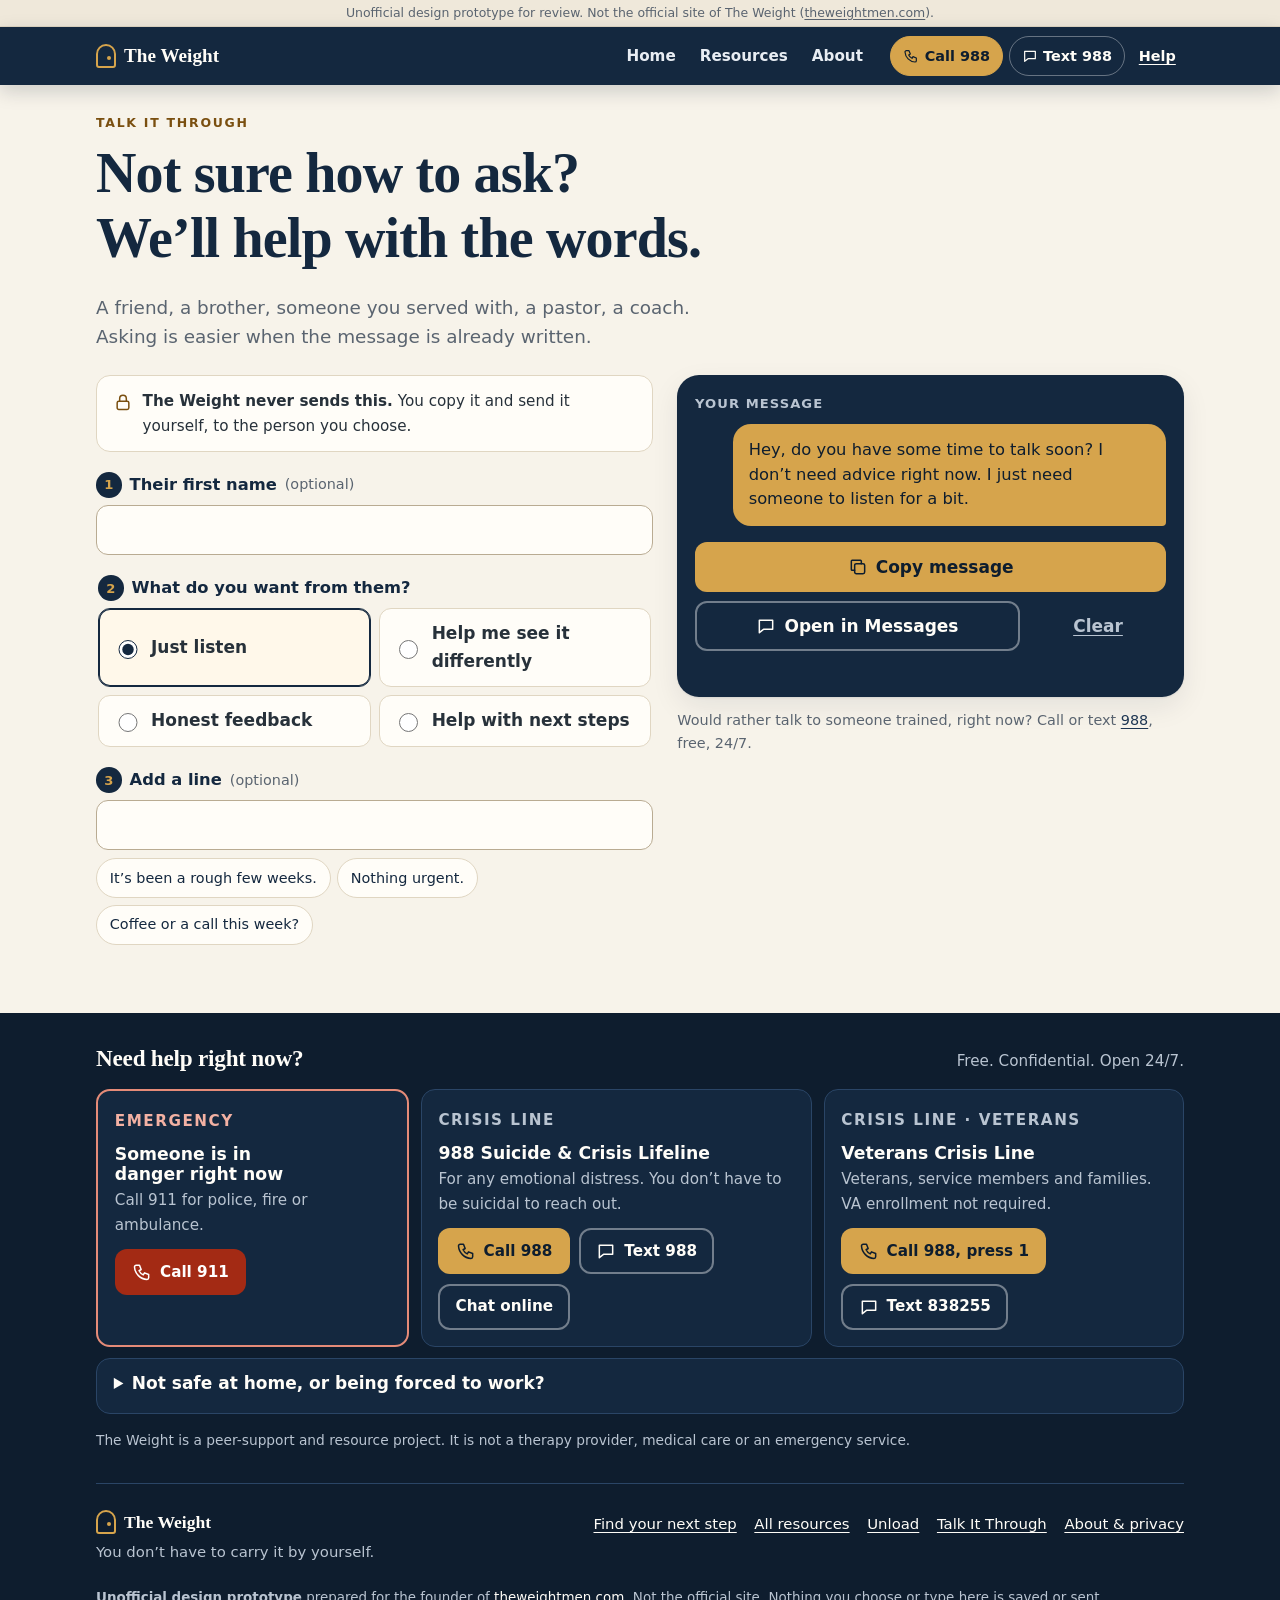
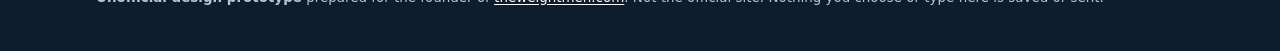
<file: talk.html>
<!doctype html>
<html lang="en">
<head>
  <meta charset="utf-8">
  <meta name="viewport" content="width=device-width, initial-scale=1">
  <title>Talk It Through — The Weight</title>
  <meta name="description" content="Write a short message asking someone you trust to listen. You send it yourself.">
  <meta name="robots" content="noindex, nofollow">
  <meta name="theme-color" content="#14283f">
  <link rel="stylesheet" href="assets/css/styles.css">
  <script defer src="assets/js/talk.js"></script>
</head>
<body>
  <div class="proto-banner" role="note">Unofficial design prototype for review. Not the official site of The Weight (<a href="https://theweightmen.com/">theweightmen.com</a>).</div>
  <a class="skip-link" href="#main">Skip to main content</a>
  <header class="site-header">
    <div class="container site-header__inner">
      <a class="brand" href="index.html" aria-label="The Weight, home"><span class="brand__mark" aria-hidden="true"></span><span class="brand__text">The Weight</span></a>
      <nav aria-label="Main"><ul class="nav" role="list"><li><a href="index.html">Home</a></li><li><a href="resources.html">Resources</a></li><li><a href="about.html">About</a></li></ul></nav>
      <div class="crisis" role="group" aria-label="Talk to someone now, free, 24/7">
        <a class="crisis__btn crisis__btn--call" href="tel:988"><svg class="icon " viewBox="0 0 24 24" width="24" height="24" aria-hidden="true" focusable="false" fill="none" stroke="currentColor" stroke-width="1.8" stroke-linecap="round" stroke-linejoin="round"><path d="M5 4h4l2 5-2.5 1.5a11 11 0 0 0 5 5L15 13l5 2v4a2 2 0 0 1-2 2A16 16 0 0 1 3 6a2 2 0 0 1 2-2"/></svg>Call 988</a>
        <a class="crisis__btn" href="sms:988"><svg class="icon " viewBox="0 0 24 24" width="24" height="24" aria-hidden="true" focusable="false" fill="none" stroke="currentColor" stroke-width="1.8" stroke-linecap="round" stroke-linejoin="round"><path d="M4 5h16v11H9l-5 4z"/></svg>Text 988</a>
        <a class="crisis__btn crisis__btn--more" href="#urgent">Help<span class="sr-only">: emergency and crisis lines</span></a>
      </div>
    </div>
  </header>

  <main id="main" tabindex="-1">
    <section class="page">
      <div class="container">
        <div class="page-head">
          <p class="eyebrow">Talk It Through</p>
          <h1>Not sure how to ask? We’ll help with the words.</h1>
          <p class="page__lead">A friend, a brother, someone you served with, a pastor, a coach. Asking is easier when the message is already written.</p>
        </div>
        <div class="talk">
          <form id="msg-form" onsubmit="return false">
            <p class="notice"><svg class="icon " viewBox="0 0 24 24" width="24" height="24" aria-hidden="true" focusable="false" fill="none" stroke="currentColor" stroke-width="1.8" stroke-linecap="round" stroke-linejoin="round"><rect x="5" y="11" width="14" height="10" rx="2"/><path d="M8 11V8a4 4 0 0 1 8 0v3"/></svg><span><strong>The Weight never sends this.</strong> You copy it and send it yourself, to the person you choose.</span></p>
            <div class="field">
              <label class="field__label" for="msg-who"><span class="field__num" aria-hidden="true">1</span>Their first name <span class="optional">(optional)</span></label>
              <input type="text" id="msg-who" autocomplete="off" maxlength="40">
            </div>
            <fieldset class="field">
              <legend><span class="field__num" aria-hidden="true">2</span>What do you want from them?</legend>
              <div class="radio-grid">
                <label class="radio"><input type="radio" name="ask" value="listen" checked> Just listen</label>
                <label class="radio"><input type="radio" name="ask" value="perspective"> Help me see it differently</label>
                <label class="radio"><input type="radio" name="ask" value="feedback"> Honest feedback</label>
                <label class="radio"><input type="radio" name="ask" value="steps"> Help with next steps</label>
              </div>
            </fieldset>
            <div class="field">
              <label class="field__label" for="msg-note"><span class="field__num" aria-hidden="true">3</span>Add a line <span class="optional">(optional)</span></label>
              <input type="text" id="msg-note" autocomplete="off" maxlength="200">
              <ul class="add-chips" role="list" aria-label="Or tap a suggestion">
                <li><button type="button" class="chip" data-add="It’s been a rough few weeks.">It’s been a rough few weeks.</button></li>
                <li><button type="button" class="chip" data-add="Nothing urgent.">Nothing urgent.</button></li>
                <li><button type="button" class="chip" data-add="Coffee or a call this week?">Coffee or a call this week?</button></li>
              </ul>
            </div>
          </form>
          <div class="talk__preview">
            <div class="phone-card">
              <p class="phone-card__label" id="preview-label">Your message</p>
              <p class="bubble" id="msg-preview" aria-labelledby="preview-label" aria-live="polite"></p>
              <div class="btn-row">
                <button type="button" class="btn btn--amber" id="msg-copy"><svg class="icon " viewBox="0 0 24 24" width="24" height="24" aria-hidden="true" focusable="false" fill="none" stroke="currentColor" stroke-width="1.8" stroke-linecap="round" stroke-linejoin="round"><rect x="8" y="8" width="12" height="12" rx="2"/><path d="M16 8V5a1 1 0 0 0-1-1H5a1 1 0 0 0-1 1v10a1 1 0 0 0 1 1h3"/></svg>Copy message</button>
                <a class="btn btn--ghost-light" id="msg-sms" href="sms:"><svg class="icon " viewBox="0 0 24 24" width="24" height="24" aria-hidden="true" focusable="false" fill="none" stroke="currentColor" stroke-width="1.8" stroke-linecap="round" stroke-linejoin="round"><path d="M4 5h16v11H9l-5 4z"/></svg>Open in Messages</a>
                <button type="button" class="btn btn--ghost-light" id="msg-share" hidden>Share…</button>
                <button type="button" class="btn btn--link" id="msg-clear" style="color:var(--on-navy-muted)">Clear</button>
              </div>
              <p class="status" id="msg-status" role="status"></p>
            </div>
            <p class="meta" style="margin-top:.75rem">Would rather talk to someone trained, right now? Call or text <a href="tel:988">988</a>, free, 24/7.</p>
          </div>
        </div>
      </div>
    </section>
  </main>

  <section class="urgent" id="urgent" aria-labelledby="urgent-title" tabindex="-1">
    <div class="container">
      <div class="urgent__head">
        <h2 id="urgent-title" class="urgent__title">Need help right now?</h2>
        <p class="urgent__sub">Free. Confidential. Open 24/7.</p>
      </div>
      <div class="urgent__grid">
        <div class="tier-card tier-card--emergency">
          <p class="tier">Emergency</p>
          <h3>Someone is in danger right now</h3>
          <p>Call 911 for police, fire or ambulance.</p>
          <a class="btn btn--danger" href="tel:911"><svg class="icon " viewBox="0 0 24 24" width="24" height="24" aria-hidden="true" focusable="false" fill="none" stroke="currentColor" stroke-width="1.8" stroke-linecap="round" stroke-linejoin="round"><path d="M5 4h4l2 5-2.5 1.5a11 11 0 0 0 5 5L15 13l5 2v4a2 2 0 0 1-2 2A16 16 0 0 1 3 6a2 2 0 0 1 2-2"/></svg>Call 911</a>
        </div>
        <div class="tier-card">
          <p class="tier">Crisis line</p>
          <h3>988 Suicide &amp; Crisis Lifeline</h3>
          <p>For any emotional distress. You don’t have to be suicidal to reach out.</p>
          <div class="btn-row">
            <a class="btn btn--amber" href="tel:988"><svg class="icon " viewBox="0 0 24 24" width="24" height="24" aria-hidden="true" focusable="false" fill="none" stroke="currentColor" stroke-width="1.8" stroke-linecap="round" stroke-linejoin="round"><path d="M5 4h4l2 5-2.5 1.5a11 11 0 0 0 5 5L15 13l5 2v4a2 2 0 0 1-2 2A16 16 0 0 1 3 6a2 2 0 0 1 2-2"/></svg>Call 988</a>
            <a class="btn btn--ghost-light" href="sms:988"><svg class="icon " viewBox="0 0 24 24" width="24" height="24" aria-hidden="true" focusable="false" fill="none" stroke="currentColor" stroke-width="1.8" stroke-linecap="round" stroke-linejoin="round"><path d="M4 5h16v11H9l-5 4z"/></svg>Text 988</a>
            <a class="btn btn--ghost-light" href="https://chat.988lifeline.org/" target="_blank" rel="noopener">Chat online<span class="sr-only"> (opens in a new tab)</span></a>
          </div>
        </div>
        <div class="tier-card">
          <p class="tier">Crisis line · Veterans</p>
          <h3>Veterans Crisis Line</h3>
          <p>Veterans, service members and families. VA enrollment not required.</p>
          <div class="btn-row">
            <a class="btn btn--amber" href="tel:988"><svg class="icon " viewBox="0 0 24 24" width="24" height="24" aria-hidden="true" focusable="false" fill="none" stroke="currentColor" stroke-width="1.8" stroke-linecap="round" stroke-linejoin="round"><path d="M5 4h4l2 5-2.5 1.5a11 11 0 0 0 5 5L15 13l5 2v4a2 2 0 0 1-2 2A16 16 0 0 1 3 6a2 2 0 0 1 2-2"/></svg>Call 988, press 1</a>
            <a class="btn btn--ghost-light" href="sms:838255"><svg class="icon " viewBox="0 0 24 24" width="24" height="24" aria-hidden="true" focusable="false" fill="none" stroke="currentColor" stroke-width="1.8" stroke-linecap="round" stroke-linejoin="round"><path d="M4 5h16v11H9l-5 4z"/></svg>Text 838255</a>
          </div>
        </div>
      </div>
      <details class="urgent__more">
        <summary>Not safe at home, or being forced to work?</summary>
        <ul>
          <li><strong>Abuse by a partner or family member:</strong> National Domestic Violence Hotline, <a href="tel:18007997233">1-800-799-7233</a> or text <a href="sms:88788">88788</a>. Men are welcome.</li>
          <li><strong>Sexual assault:</strong> RAINN, <a href="tel:18006564673">1-800-656-4673</a>.</li>
          <li><strong>Trafficking:</strong> National Human Trafficking Hotline, <a href="tel:18883737888">1-888-373-7888</a> or text <a href="sms:233733">233733</a>.</li>
        </ul>
      </details>
      <p class="urgent__note">The Weight is a peer-support and resource project. It is not a therapy provider, medical care or an emergency service.</p>
    </div>
  </section>

  <footer class="site-footer">
    <div class="container">
      <div class="site-footer__inner">
        <div>
          <p class="brand brand--footer"><span class="brand__mark" aria-hidden="true"></span>The Weight</p>
          <p class="site-footer__tag">You don’t have to carry it by yourself.</p>
        </div>
        <nav aria-label="Footer">
          <ul class="footer-links" role="list">
            <li><a href="index.html">Find your next step</a></li>
            <li><a href="resources.html">All resources</a></li>
            <li><a href="unload.html">Unload</a></li>
            <li><a href="talk.html">Talk It Through</a></li>
            <li><a href="about.html">About &amp; privacy</a></li>
          </ul>
        </nav>
      </div>
      <p class="site-footer__fine"><strong>Unofficial design prototype</strong> prepared for the founder of <a href="https://theweightmen.com/">theweightmen.com</a>. Not the official site. Nothing you choose or type here is saved or sent.</p>
    </div>
  </footer>
</body>
</html>
</file>
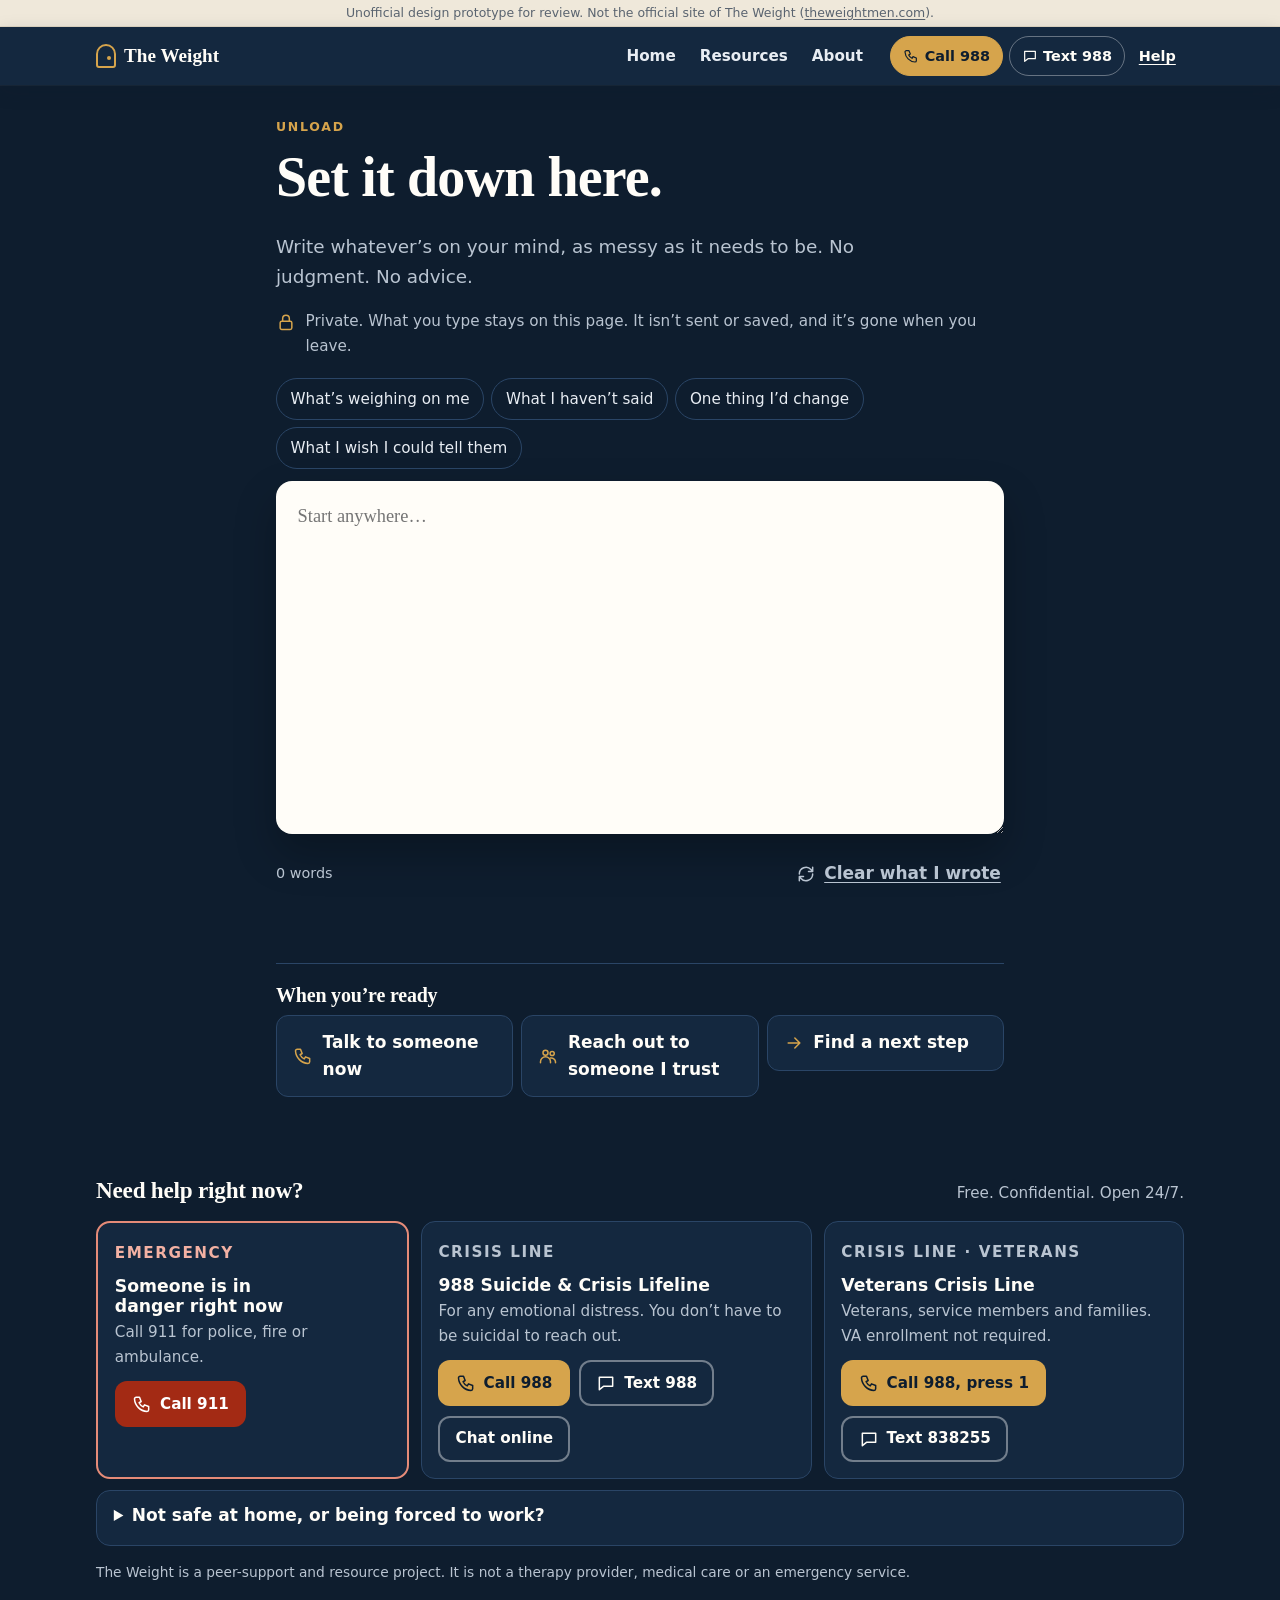
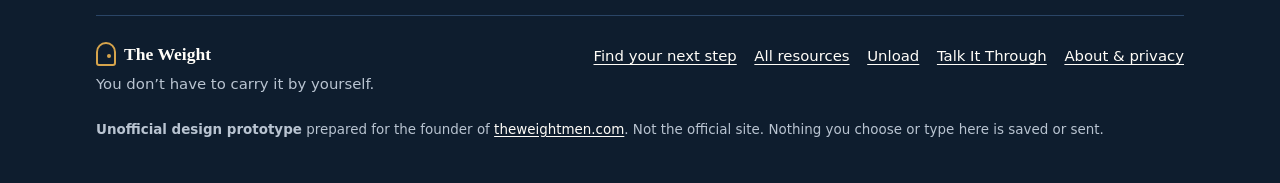
<file: unload.html>
<!doctype html>
<html lang="en">
<head>
  <meta charset="utf-8">
  <meta name="viewport" content="width=device-width, initial-scale=1">
  <title>Unload — The Weight</title>
  <meta name="description" content="A quiet, private place to write out what’s weighing on you. Nothing is sent or saved.">
  <meta name="robots" content="noindex, nofollow">
  <meta name="theme-color" content="#14283f">
  <link rel="stylesheet" href="assets/css/styles.css">
  <script defer src="assets/js/unload.js"></script>
</head>
<body class="quiet">
  <div class="proto-banner" role="note">Unofficial design prototype for review. Not the official site of The Weight (<a href="https://theweightmen.com/">theweightmen.com</a>).</div>
  <a class="skip-link" href="#main">Skip to main content</a>
  <header class="site-header">
    <div class="container site-header__inner">
      <a class="brand" href="index.html" aria-label="The Weight, home"><span class="brand__mark" aria-hidden="true"></span><span class="brand__text">The Weight</span></a>
      <nav aria-label="Main"><ul class="nav" role="list"><li><a href="index.html">Home</a></li><li><a href="resources.html">Resources</a></li><li><a href="about.html">About</a></li></ul></nav>
      <div class="crisis" role="group" aria-label="Talk to someone now, free, 24/7">
        <a class="crisis__btn crisis__btn--call" href="tel:988"><svg class="icon " viewBox="0 0 24 24" width="24" height="24" aria-hidden="true" focusable="false" fill="none" stroke="currentColor" stroke-width="1.8" stroke-linecap="round" stroke-linejoin="round"><path d="M5 4h4l2 5-2.5 1.5a11 11 0 0 0 5 5L15 13l5 2v4a2 2 0 0 1-2 2A16 16 0 0 1 3 6a2 2 0 0 1 2-2"/></svg>Call 988</a>
        <a class="crisis__btn" href="sms:988"><svg class="icon " viewBox="0 0 24 24" width="24" height="24" aria-hidden="true" focusable="false" fill="none" stroke="currentColor" stroke-width="1.8" stroke-linecap="round" stroke-linejoin="round"><path d="M4 5h16v11H9l-5 4z"/></svg>Text 988</a>
        <a class="crisis__btn crisis__btn--more" href="#urgent">Help<span class="sr-only">: emergency and crisis lines</span></a>
      </div>
    </div>
  </header>

  <main id="main" tabindex="-1">
    <section class="page">
      <div class="container narrow">
        <p class="eyebrow">Unload</p>
        <h1>Set it down here.</h1>
        <p class="page__lead">Write whatever’s on your mind, as messy as it needs to be. No judgment. No advice.</p>
        <p class="privacy-note"><svg class="icon " viewBox="0 0 24 24" width="24" height="24" aria-hidden="true" focusable="false" fill="none" stroke="currentColor" stroke-width="1.8" stroke-linecap="round" stroke-linejoin="round"><rect x="5" y="11" width="14" height="10" rx="2"/><path d="M8 11V8a4 4 0 0 1 8 0v3"/></svg><span>Private. What you type stays on this page. It isn’t sent or saved, and it’s gone when you leave.</span></p>
        <form id="unload-form" onsubmit="return false">
          <ul class="prompts" role="list" aria-label="Need a way to start? Tap one">
            <li><button type="button" class="prompt" data-prompt="What’s weighing on me is…">What’s weighing on me</button></li>
            <li><button type="button" class="prompt" data-prompt="What I haven’t said is…">What I haven’t said</button></li>
            <li><button type="button" class="prompt" data-prompt="One thing I’d change is…">One thing I’d change</button></li>
            <li><button type="button" class="prompt" data-prompt="What I wish I could tell them is…">What I wish I could tell them</button></li>
          </ul>
          <label for="unload-text" class="sr-only">Write it out</label>
          <textarea id="unload-text" class="paper" rows="10" autocomplete="off" aria-describedby="unload-count" placeholder="Start anywhere…"></textarea>
          <div class="paper-bar">
            <p class="meta" id="unload-count" aria-live="polite" style="margin:0;color:var(--on-navy-muted)">0 words</p>
            <button type="button" class="btn btn--link" id="unload-clear"><svg class="icon " viewBox="0 0 24 24" width="24" height="24" aria-hidden="true" focusable="false" fill="none" stroke="currentColor" stroke-width="1.8" stroke-linecap="round" stroke-linejoin="round"><path d="M4 12a8 8 0 0 1 14-5.3L20 9M20 4v5h-5M20 12a8 8 0 0 1-14 5.3L4 15M4 20v-5h5"/></svg>Clear what I wrote</button>
          </div>
          <p class="status" id="unload-status" role="status" style="color:var(--amber-hi)"></p>
        </form>
        <div class="after">
          <h2>When you’re ready</h2>
          <ul class="after__list" role="list">
            <li><a class="after__link" href="#urgent"><svg class="icon " viewBox="0 0 24 24" width="24" height="24" aria-hidden="true" focusable="false" fill="none" stroke="currentColor" stroke-width="1.8" stroke-linecap="round" stroke-linejoin="round"><path d="M5 4h4l2 5-2.5 1.5a11 11 0 0 0 5 5L15 13l5 2v4a2 2 0 0 1-2 2A16 16 0 0 1 3 6a2 2 0 0 1 2-2"/></svg>Talk to someone now</a></li>
            <li><a class="after__link" href="talk.html"><svg class="icon " viewBox="0 0 24 24" width="24" height="24" aria-hidden="true" focusable="false" fill="none" stroke="currentColor" stroke-width="1.8" stroke-linecap="round" stroke-linejoin="round"><circle cx="9" cy="8" r="3"/><circle cx="17" cy="9" r="2.5"/><path d="M3 20v-1a6 6 0 0 1 12 0v1"/><path d="M15 14.5a5 5 0 0 1 6 4.5v1"/></svg>Reach out to someone I trust</a></li>
            <li><a class="after__link" href="index.html#wizard"><svg class="icon " viewBox="0 0 24 24" width="24" height="24" aria-hidden="true" focusable="false" fill="none" stroke="currentColor" stroke-width="1.8" stroke-linecap="round" stroke-linejoin="round"><path d="M5 12h14M13 6l6 6-6 6"/></svg>Find a next step</a></li>
          </ul>
        </div>
      </div>
    </section>
  </main>

  <section class="urgent" id="urgent" aria-labelledby="urgent-title" tabindex="-1">
    <div class="container">
      <div class="urgent__head">
        <h2 id="urgent-title" class="urgent__title">Need help right now?</h2>
        <p class="urgent__sub">Free. Confidential. Open 24/7.</p>
      </div>
      <div class="urgent__grid">
        <div class="tier-card tier-card--emergency">
          <p class="tier">Emergency</p>
          <h3>Someone is in danger right now</h3>
          <p>Call 911 for police, fire or ambulance.</p>
          <a class="btn btn--danger" href="tel:911"><svg class="icon " viewBox="0 0 24 24" width="24" height="24" aria-hidden="true" focusable="false" fill="none" stroke="currentColor" stroke-width="1.8" stroke-linecap="round" stroke-linejoin="round"><path d="M5 4h4l2 5-2.5 1.5a11 11 0 0 0 5 5L15 13l5 2v4a2 2 0 0 1-2 2A16 16 0 0 1 3 6a2 2 0 0 1 2-2"/></svg>Call 911</a>
        </div>
        <div class="tier-card">
          <p class="tier">Crisis line</p>
          <h3>988 Suicide &amp; Crisis Lifeline</h3>
          <p>For any emotional distress. You don’t have to be suicidal to reach out.</p>
          <div class="btn-row">
            <a class="btn btn--amber" href="tel:988"><svg class="icon " viewBox="0 0 24 24" width="24" height="24" aria-hidden="true" focusable="false" fill="none" stroke="currentColor" stroke-width="1.8" stroke-linecap="round" stroke-linejoin="round"><path d="M5 4h4l2 5-2.5 1.5a11 11 0 0 0 5 5L15 13l5 2v4a2 2 0 0 1-2 2A16 16 0 0 1 3 6a2 2 0 0 1 2-2"/></svg>Call 988</a>
            <a class="btn btn--ghost-light" href="sms:988"><svg class="icon " viewBox="0 0 24 24" width="24" height="24" aria-hidden="true" focusable="false" fill="none" stroke="currentColor" stroke-width="1.8" stroke-linecap="round" stroke-linejoin="round"><path d="M4 5h16v11H9l-5 4z"/></svg>Text 988</a>
            <a class="btn btn--ghost-light" href="https://chat.988lifeline.org/" target="_blank" rel="noopener">Chat online<span class="sr-only"> (opens in a new tab)</span></a>
          </div>
        </div>
        <div class="tier-card">
          <p class="tier">Crisis line · Veterans</p>
          <h3>Veterans Crisis Line</h3>
          <p>Veterans, service members and families. VA enrollment not required.</p>
          <div class="btn-row">
            <a class="btn btn--amber" href="tel:988"><svg class="icon " viewBox="0 0 24 24" width="24" height="24" aria-hidden="true" focusable="false" fill="none" stroke="currentColor" stroke-width="1.8" stroke-linecap="round" stroke-linejoin="round"><path d="M5 4h4l2 5-2.5 1.5a11 11 0 0 0 5 5L15 13l5 2v4a2 2 0 0 1-2 2A16 16 0 0 1 3 6a2 2 0 0 1 2-2"/></svg>Call 988, press 1</a>
            <a class="btn btn--ghost-light" href="sms:838255"><svg class="icon " viewBox="0 0 24 24" width="24" height="24" aria-hidden="true" focusable="false" fill="none" stroke="currentColor" stroke-width="1.8" stroke-linecap="round" stroke-linejoin="round"><path d="M4 5h16v11H9l-5 4z"/></svg>Text 838255</a>
          </div>
        </div>
      </div>
      <details class="urgent__more">
        <summary>Not safe at home, or being forced to work?</summary>
        <ul>
          <li><strong>Abuse by a partner or family member:</strong> National Domestic Violence Hotline, <a href="tel:18007997233">1-800-799-7233</a> or text <a href="sms:88788">88788</a>. Men are welcome.</li>
          <li><strong>Sexual assault:</strong> RAINN, <a href="tel:18006564673">1-800-656-4673</a>.</li>
          <li><strong>Trafficking:</strong> National Human Trafficking Hotline, <a href="tel:18883737888">1-888-373-7888</a> or text <a href="sms:233733">233733</a>.</li>
        </ul>
      </details>
      <p class="urgent__note">The Weight is a peer-support and resource project. It is not a therapy provider, medical care or an emergency service.</p>
    </div>
  </section>

  <footer class="site-footer">
    <div class="container">
      <div class="site-footer__inner">
        <div>
          <p class="brand brand--footer"><span class="brand__mark" aria-hidden="true"></span>The Weight</p>
          <p class="site-footer__tag">You don’t have to carry it by yourself.</p>
        </div>
        <nav aria-label="Footer">
          <ul class="footer-links" role="list">
            <li><a href="index.html">Find your next step</a></li>
            <li><a href="resources.html">All resources</a></li>
            <li><a href="unload.html">Unload</a></li>
            <li><a href="talk.html">Talk It Through</a></li>
            <li><a href="about.html">About &amp; privacy</a></li>
          </ul>
        </nav>
      </div>
      <p class="site-footer__fine"><strong>Unofficial design prototype</strong> prepared for the founder of <a href="https://theweightmen.com/">theweightmen.com</a>. Not the official site. Nothing you choose or type here is saved or sent.</p>
    </div>
  </footer>
</body>
</html>
</file>
<file: assets/css/styles.css>
/* ─────────────────────────────────────────────────────────────
   The Weight — prototype styles
   "Life is already heavy. Finding help shouldn't be."
   Navy · cream · amber from theweightmen.com, refined.
   Mobile-first. No external fonts, libraries or tracking.
   ───────────────────────────────────────────────────────────── */
:root {
  --navy: #14283f;
  --navy-deep: #0e1d2e;
  --navy-2: #1d3552;
  --navy-3: #2a4566;
  --cream: #f7f3ea;
  --cream-2: #efe8da;
  --line: #e0d6c2;
  --amber: #d6a44c;
  --amber-hi: #e4b765;
  --amber-ink: #7a4f10;     /* amber for text on cream, 6.4:1 */
  --charcoal: #27313a;
  --muted: #5a6470;         /* 5.4:1 on cream */
  --paper: #fffdf8;
  --on-navy: #e8edf3;
  --on-navy-muted: #b9c4d1;
  --red: #a32a14;

  --serif: "Iowan Old Style", "Palatino Linotype", Palatino, "Book Antiqua", Georgia, serif;
  --sans: system-ui, -apple-system, "Segoe UI", Roboto, "Helvetica Neue", Arial, sans-serif;

  --r-sm: 10px;
  --r: 16px;
  --shadow-sm: 0 1px 2px rgba(14, 29, 46, .06), 0 2px 8px rgba(14, 29, 46, .05);
  --shadow: 0 1px 2px rgba(14, 29, 46, .08), 0 10px 28px rgba(14, 29, 46, .08);
  --focus: 3px solid #b07a22;
  --gutter: max(16px, env(safe-area-inset-left, 0px));
}

*, *::before, *::after { box-sizing: border-box; }
html { -webkit-text-size-adjust: 100%; }
body { margin: 0; font-family: var(--sans); font-size: 1.0625rem; line-height: 1.6; color: var(--charcoal); background: var(--cream); overflow-wrap: break-word; }
img { max-width: 100%; height: auto; display: block; }
h1, h2, h3, h4 { font-family: var(--serif); color: var(--navy); line-height: 1.15; margin: 0 0 .4em; font-weight: 700; text-wrap: balance; }
h1 { font-size: clamp(2rem, 7vw, 3.5rem); letter-spacing: -.015em; }
h2 { font-size: clamp(1.5rem, 4.4vw, 2.1rem); letter-spacing: -.01em; }
h3 { font-size: 1.2rem; }
p { margin: 0 0 1em; }
a { color: var(--navy-2); text-underline-offset: .18em; }
a:hover { color: var(--amber-ink); }
:focus-visible { outline: var(--focus); outline-offset: 3px; border-radius: 6px; }
[tabindex="-1"]:focus { outline: none; }
[hidden] { display: none !important; }
.sr-only { position: absolute !important; width: 1px; height: 1px; padding: 0; margin: -1px; overflow: hidden; clip: rect(0 0 0 0); white-space: nowrap; border: 0; }
.skip-link { position: absolute; left: 1rem; top: -100px; z-index: 100; background: var(--amber); color: var(--navy-deep); padding: .6rem 1rem; border-radius: 8px; font-weight: 700; }
.skip-link:focus { top: .5rem; }
.container { width: 100%; max-width: 1120px; margin-inline: auto; padding-left: var(--gutter); padding-right: max(16px, env(safe-area-inset-right, 0px)); }
.narrow { max-width: 760px; }
.icon { width: 20px; height: 20px; flex: none; }

/* ── Prototype disclaimer ────────────────────────────────── */
.proto-banner { background: var(--cream-2); color: var(--muted); text-align: center; font-size: .78rem; line-height: 1.35; padding: .3rem var(--gutter); border-bottom: 1px solid var(--line); }
.proto-banner a { color: inherit; }

/* ── Header (sticky, holds crisis access) ────────────────── */
.site-header { position: sticky; top: 0; z-index: 50; background: var(--navy); color: var(--paper); box-shadow: 0 1px 0 rgba(255,255,255,.04), 0 6px 18px rgba(14,29,46,.18); }
.site-header__inner { display: flex; align-items: center; gap: .5rem; min-height: 58px; }
.brand { display: inline-flex; align-items: center; gap: .5rem; font-family: var(--serif); font-size: 1.2rem; font-weight: 700; color: var(--paper); text-decoration: none; white-space: nowrap; margin-right: auto; }
.brand:hover { color: var(--amber-hi); }
.brand__mark { width: 20px; height: 24px; border: 2.5px solid var(--amber); border-radius: 10px 10px 3px 3px; position: relative; flex: none; }
.brand__mark::after { content: ""; position: absolute; right: 3px; top: 10px; width: 4px; height: 4px; border-radius: 50%; background: var(--amber); }
.nav { display: none; gap: .1rem; list-style: none; margin: 0 .5rem 0 0; padding: 0; }
.nav a { color: var(--on-navy); text-decoration: none; padding: .55rem .7rem; border-radius: 8px; font-weight: 600; font-size: .95rem; display: inline-block; }
.nav a:hover, .nav a[aria-current="page"] { color: var(--amber-hi); text-decoration: underline; }
.crisis { display: flex; gap: .35rem; align-items: center; }
.crisis__btn { display: inline-flex; align-items: center; gap: .35rem; min-height: 40px; padding: .35rem .75rem; border-radius: 999px; font-weight: 700; font-size: .9rem; text-decoration: none; white-space: nowrap; border: 1.5px solid rgba(255,255,255,.35); color: var(--paper); }
.crisis__btn .icon { width: 16px; height: 16px; }
.crisis__btn--call { background: var(--amber); border-color: var(--amber); color: var(--navy-deep); }
.crisis__btn--call:hover { background: var(--amber-hi); color: var(--navy-deep); }
.crisis__btn:hover { border-color: var(--amber-hi); color: var(--amber-hi); }
.crisis__btn--more { border-color: transparent; padding-inline: .45rem; text-decoration: underline; text-underline-offset: .2em; }
.site-header :focus-visible { outline-color: var(--amber-hi); }
@media (min-width: 720px) { .nav { display: flex; } }
@media (max-width: 440px) {
  .site-header__inner { gap: .35rem; }
  .brand { font-size: 1.1rem; gap: .4rem; }
  .crisis { gap: .3rem; }
  .crisis__btn { padding-inline: .65rem; }
  .crisis__btn--more { padding-inline: .3rem; }
  .crisis__btn .icon { display: none; }
}
@media (max-width: 380px) {
  .brand { font-size: 1.05rem; gap: .4rem; }
  .crisis__btn { padding-inline: .6rem; font-size: .85rem; }
}
@media (max-width: 330px) { .brand__text { position: absolute; width: 1px; height: 1px; overflow: hidden; clip: rect(0 0 0 0); } }
@media (max-height: 460px) { .site-header { position: static; } }

/* ── Buttons ─────────────────────────────────────────────── */
.btn { display: inline-flex; align-items: center; justify-content: center; gap: .5rem; min-height: 50px; padding: .7rem 1.2rem; border-radius: 12px; border: 2px solid transparent; font: inherit; font-weight: 700; line-height: 1.2; text-decoration: none; text-align: center; cursor: pointer; transition: background-color .15s, border-color .15s, color .15s; }
.btn--amber { background: var(--amber); color: var(--navy-deep); }
.btn--amber:hover { background: var(--amber-hi); color: var(--navy-deep); }
.btn--navy { background: var(--navy); color: var(--paper); }
.btn--navy:hover { background: var(--navy-2); color: var(--paper); }
.btn--outline { border-color: var(--navy); color: var(--navy); background: transparent; }
.btn--outline:hover { background: var(--navy); color: var(--paper); }
.btn--ghost-light { border-color: rgba(255,255,255,.4); color: var(--paper); background: transparent; }
.btn--ghost-light:hover { border-color: var(--amber-hi); color: var(--amber-hi); }
.btn--danger { background: var(--red); color: #fff; }
.btn--danger:hover { background: #7f1f0d; color: #fff; }
.btn--link { background: none; border: 0; min-height: 44px; padding: .4rem .2rem; color: var(--muted); font-weight: 600; text-decoration: underline; text-underline-offset: .2em; }
.btn--link:hover { color: var(--navy); }
.btn-row { display: flex; flex-wrap: wrap; gap: .6rem; }

/* ── Hero ────────────────────────────────────────────────── */
.hero { padding-block: 1.4rem .4rem; }
.hero__grid { display: grid; gap: 1.5rem; align-items: center; }
.hero__title { margin-bottom: .35rem; max-width: 16ch; }
.hero__lead { font-size: 1.15rem; color: var(--charcoal); margin: 0 0 .75rem; max-width: 36ch; }
.trust { display: flex; flex-wrap: wrap; gap: .3rem 1rem; list-style: none; margin: 0; padding: 0; font-size: .9rem; color: var(--muted); font-weight: 600; }
.trust li { display: inline-flex; align-items: center; gap: .3rem; }
.trust .icon { width: 16px; height: 16px; color: var(--amber-ink); }
.hero__media { display: none; margin: 0; }
.hero__media img { border-radius: var(--r); box-shadow: var(--shadow); aspect-ratio: 16 / 10; object-fit: cover; width: 100%; }
@media (min-width: 900px) {
  .hero { padding-block: 3rem 1.5rem; }
  .hero__grid { grid-template-columns: 1.05fr 1fr; gap: 3rem; }
  .hero__media { display: block; }
  .hero__lead { font-size: 1.3rem; }
}

/* ── Wizard ──────────────────────────────────────────────── */
.wizard { padding-block: .75rem 2.5rem; scroll-margin-top: 70px; }
.wizard:focus { outline: none; }
.wizard__panel { background: var(--paper); border: 1px solid var(--line); border-radius: 20px; box-shadow: var(--shadow); padding: 1.1rem 1rem 1.25rem; }
@media (min-width: 720px) { .wizard__panel { padding: 1.75rem 2rem 2rem; } }

.progress { list-style: none; display: flex; gap: .4rem; margin: 0 0 .9rem; padding: 0; }
.progress__item { flex: 1; display: flex; align-items: center; gap: .45rem; font-size: .88rem; color: var(--muted); padding-top: .5rem; border-top: 4px solid var(--line); min-width: 0; }
.progress__num { width: 1.55rem; height: 1.55rem; border-radius: 50%; display: inline-grid; place-items: center; background: var(--cream-2); font-weight: 700; flex: none; font-size: .8rem; }
.progress__item.is-done { border-top-color: var(--navy); }
.progress__item.is-done .progress__num { background: var(--navy); color: var(--paper); }
.progress__item.is-current { border-top-color: var(--amber); color: var(--navy); font-weight: 700; }
.progress__item.is-current .progress__num { background: var(--amber); color: var(--navy-deep); }
.progress__item.is-skipped { opacity: .55; }
.progress__item.is-skipped .progress__label::after { content: " (skipped)"; font-weight: 400; }
.progress__text { display: none; font-size: .85rem; font-weight: 700; color: var(--amber-ink); margin: -.4rem 0 .35rem; text-transform: uppercase; letter-spacing: .06em; }
@media (max-width: 600px) {
  .progress { margin-bottom: .8rem; }
  .progress__item { padding-top: 0; border-top-width: 4px; }
  .progress__num, .progress__label { position: absolute; width: 1px; height: 1px; overflow: hidden; clip: rect(0 0 0 0); }
  .progress__text { display: block; }
}

.step.is-entering { animation: step-in .22s ease-out; }
@keyframes step-in { from { opacity: 0; transform: translateY(6px); } to { opacity: 1; transform: none; } }
.step__title { margin-bottom: .15rem; }
.step__title:focus { outline: none; }
.step__hint { color: var(--muted); margin-bottom: 1rem; }
.step__crumb { display: inline-flex; align-items: center; gap: .4rem; font-size: .88rem; font-weight: 700; color: var(--navy-2); background: var(--cream-2); border-radius: 999px; padding: .25rem .75rem .25rem .55rem; margin-bottom: .6rem; }
.step__crumb .icon { width: 16px; height: 16px; color: var(--amber-ink); }

.cards { list-style: none; margin: 0; padding: 0; display: grid; gap: .6rem; grid-template-columns: 1fr 1fr; }
.cards__wide { grid-column: 1 / -1; }
@media (min-width: 900px) { .cards { grid-template-columns: repeat(4, 1fr); gap: .75rem; } }
.cards--needs { grid-template-columns: 1fr; }
@media (min-width: 720px) { .cards--needs { grid-template-columns: 1fr 1fr; } }

.choice { width: 100%; height: 100%; display: flex; align-items: center; gap: .75rem; text-align: left; padding: .85rem .9rem; min-height: 64px; background: var(--paper); border: 1.5px solid var(--line); border-radius: 14px; font: inherit; color: var(--charcoal); cursor: pointer; box-shadow: var(--shadow-sm); transition: border-color .15s, box-shadow .15s, transform .15s; }
.choice:hover { border-color: var(--navy-3); box-shadow: var(--shadow); }
.choice:active { transform: translateY(1px); }
.choice:focus-visible { outline: var(--focus); outline-offset: 2px; border-color: var(--navy); }
.choice__icon { width: 42px; height: 42px; border-radius: 12px; background: var(--navy); color: var(--amber); display: grid; place-items: center; flex: none; }
.choice__icon .icon { width: 24px; height: 24px; }
.choice__label { font-weight: 700; font-size: 1.02rem; color: var(--navy); line-height: 1.25; }
.choice__text { display: flex; flex-direction: column; min-width: 0; flex: 1; }
.choice__hint { font-size: .9rem; color: var(--muted); line-height: 1.35; }
.choice__arrow { width: 20px; height: 20px; color: var(--amber-ink); }
/* Topic cards: stacked icon + label on phones, row on desktop */
.choice--topic { flex-direction: column; align-items: flex-start; justify-content: space-between; gap: .55rem; min-height: 96px; }
.choice--unsure { flex-direction: row; align-items: center; min-height: 60px; background: transparent; border-style: dashed; box-shadow: none; }
.choice--unsure .choice__icon { background: var(--cream-2); color: var(--navy); }
@media (min-width: 900px) { .choice--topic { flex-direction: row; align-items: center; justify-content: flex-start; min-height: 80px; padding: .9rem 1rem; } .choice__label { font-size: 1.05rem; } }

.wizard__controls { display: flex; gap: 1rem; margin-top: 1.1rem; padding-top: .8rem; border-top: 1px solid var(--line); }
.wizard__controls .icon { width: 18px; height: 18px; }

.shortcuts { margin-top: 1.25rem; padding-top: 1rem; border-top: 1px solid var(--line); }
.shortcuts__title { font-size: .88rem; font-weight: 700; color: var(--muted); margin-bottom: .5rem; }
.shortcuts__list { list-style: none; margin: 0; padding: 0; display: flex; flex-wrap: wrap; gap: .45rem; }
.shortcut { display: inline-flex; align-items: center; gap: .4rem; min-height: 44px; padding: .4rem .85rem; border-radius: 999px; background: var(--cream); border: 1px solid var(--line); color: var(--navy); font-weight: 600; font-size: .95rem; text-decoration: none; }
.shortcut .icon { width: 17px; height: 17px; color: var(--amber-ink); }
.shortcut:hover { border-color: var(--navy); color: var(--navy); }

.noscript-box { background: var(--cream); border: 1px solid var(--line); border-radius: var(--r-sm); padding: 1rem 1.25rem; }

/* ── Result ──────────────────────────────────────────────── */
.result__title { font-size: clamp(1.6rem, 5vw, 2.2rem); }
.result__lead { font-size: 1.12rem; max-width: 52ch; margin-bottom: 1rem; }
.primary { background: var(--navy); color: var(--on-navy); border-radius: var(--r); padding: 1.2rem 1.1rem 1.1rem; margin-bottom: 1.4rem; box-shadow: var(--shadow); display: grid; gap: 1rem; }
@media (min-width: 720px) { .primary { padding: 1.6rem 1.75rem; } }
.primary__tag { margin: 0 0 .45rem; display: inline-block; background: var(--amber); color: var(--navy-deep); font-weight: 800; font-size: .72rem; letter-spacing: .1em; text-transform: uppercase; padding: .15rem .55rem; border-radius: 999px; }
.primary__name { color: var(--paper); font-size: 1.4rem; margin: 0 0 .15rem; }
.primary__who { margin: 0; color: var(--on-navy-muted); font-size: .95rem; }
.btn-row--primary .btn { flex: 1 1 auto; }
.btn-row--primary .btn:first-child { flex-basis: 100%; font-size: 1.08rem; min-height: 56px; }
@media (min-width: 720px) { .btn-row--primary .btn, .btn-row--primary .btn:first-child { flex: 0 0 auto; flex-basis: auto; } }
.primary :focus-visible { outline-color: var(--amber-hi); }
.next { border-top: 1px solid rgba(255,255,255,.12); padding-top: .9rem; }
.next__title { font-weight: 700; color: var(--paper); margin-bottom: .4rem; font-size: .95rem; }
.next__list { list-style: none; margin: 0; padding: 0; display: grid; gap: .35rem; }
.next__list li { display: flex; gap: .5rem; align-items: flex-start; font-size: .97rem; }
.next__list .icon { width: 18px; height: 18px; color: var(--amber); margin-top: .2rem; }
.badge { display: inline-flex; align-items: center; gap: .35rem; font-size: .8rem; margin: 0; color: var(--muted); }
.badge .icon { width: 15px; height: 15px; }
.badge--prototype { color: var(--amber-ink); font-weight: 600; }
.primary .badge { color: var(--on-navy-muted); }
.primary .badge--prototype { color: var(--amber-hi); }
.also__title { font-family: var(--sans); font-size: .9rem; text-transform: uppercase; letter-spacing: .08em; color: var(--muted); font-weight: 800; margin-bottom: .6rem; }
.also { list-style: none; padding: 0; margin: 0 0 1.25rem; display: grid; gap: .6rem; }
.also__item { display: grid; gap: .65rem; background: var(--cream); border: 1px solid var(--line); border-radius: 14px; padding: .9rem 1rem; }
@media (min-width: 720px) { .also__item { grid-template-columns: 1fr auto; align-items: center; } }
.also__name { font-family: var(--sans); font-size: 1.02rem; font-weight: 800; margin: 0 0 .1rem; }
.also__short, .also__note { margin: 0; font-size: .95rem; color: var(--muted); }
.also__note { color: var(--amber-ink); font-weight: 700; }
.also .btn { min-height: 46px; padding: .5rem .95rem; font-size: .95rem; }
.result__fine { font-size: .86rem; color: var(--muted); margin: 0; }

/* ── Welcome ─────────────────────────────────────────────── */
.welcome { padding-block: .5rem 2.5rem; }
.welcome__inner { display: grid; gap: 1.25rem; align-items: center; }
.welcome__media { margin: 0; }
.welcome__media img { border-radius: var(--r); aspect-ratio: 16 / 9; object-fit: cover; width: 100%; }
.welcome__text h2 { font-size: clamp(1.35rem, 3.6vw, 1.75rem); }
.welcome__text p { color: var(--muted); max-width: 58ch; }
@media (min-width: 900px) { .welcome__media { display: none; } .welcome__inner { max-width: 760px; } }

/* ── Urgent panel (every page) ───────────────────────────── */
.urgent { background: var(--navy-deep); color: var(--on-navy); padding-block: 2rem; scroll-margin-top: 64px; }
.urgent:focus { outline: none; }
.urgent__head { display: flex; flex-wrap: wrap; align-items: baseline; justify-content: space-between; gap: .25rem 1rem; margin-bottom: 1rem; }
.urgent__title { color: var(--paper); font-size: 1.45rem; margin: 0; }
.urgent__sub { margin: 0; color: var(--on-navy-muted); font-size: .95rem; }
.urgent__grid { display: grid; gap: .7rem; }
@media (min-width: 860px) { .urgent__grid { grid-template-columns: 1fr 1.25fr 1.15fr; } }
.tier-card { background: var(--navy); border-radius: 14px; padding: 1rem 1.05rem; border: 1px solid var(--navy-3); }
.tier-card--emergency { border: 2px solid #e58b78; }
.tier { display: inline-flex; align-items: center; gap: .35rem; font-size: .72rem; text-transform: uppercase; letter-spacing: .1em; font-weight: 800; color: var(--amber); margin-bottom: .3rem; }
.tier-card--emergency .tier { color: #f3b1a3; }
.tier-card h3 { color: var(--paper); font-size: 1.08rem; font-family: var(--sans); font-weight: 800; margin-bottom: .2rem; }
.tier-card p { color: var(--on-navy-muted); font-size: .95rem; margin-bottom: .75rem; }
.tier-card .btn { min-height: 46px; padding: .5rem .95rem; font-size: .95rem; }
.urgent__more { margin-top: .7rem; border-radius: 14px; padding: .7rem 1.05rem; background: var(--navy); border: 1px solid var(--navy-3); }
.urgent__more summary { cursor: pointer; font-weight: 700; color: var(--paper); min-height: 32px; }
.urgent__more ul { margin: .5rem 0 0; padding-left: 1.2rem; }
.urgent__more li { margin-bottom: .35rem; color: var(--on-navy-muted); }
.urgent a:not(.btn) { color: var(--amber-hi); }
.urgent strong { color: var(--paper); }
.urgent__note { font-size: .86rem; color: var(--on-navy-muted); margin: .9rem 0 0; }
.urgent :focus-visible { outline-color: var(--amber-hi); }

/* ── Footer ──────────────────────────────────────────────── */
.site-footer { background: var(--navy-deep); color: var(--on-navy-muted); padding-block: 0 1.5rem; font-size: .93rem; }
.site-footer__inner { display: flex; flex-wrap: wrap; justify-content: space-between; gap: 1rem; border-top: 1px solid var(--navy-3); padding-top: 1.5rem; }
.brand--footer { margin: 0 0 .2rem; font-size: 1.1rem; }
.site-footer__tag { margin: 0; }
.footer-links { list-style: none; margin: 0; padding: 0; display: flex; flex-wrap: wrap; gap: .1rem 1.1rem; }
.site-footer a { color: var(--paper); display: inline-block; padding: .35rem 0; }
.site-footer__fine { margin-top: 1rem; font-size: .84rem; }
.site-footer :focus-visible { outline-color: var(--amber-hi); }

/* ── Secondary pages ─────────────────────────────────────── */
.page { padding-block: 1.75rem 3rem; }
.page-head { margin-bottom: 1.5rem; }
.eyebrow { text-transform: uppercase; letter-spacing: .14em; font-size: .78rem; font-weight: 800; color: var(--amber-ink); margin-bottom: .5rem; }
.page__lead { font-size: 1.15rem; color: var(--muted); max-width: 52ch; }
.panel { background: var(--paper); border: 1px solid var(--line); border-radius: var(--r); padding: 1.1rem 1.25rem; margin-bottom: 1rem; }
details.more { background: var(--paper); border: 1px solid var(--line); border-radius: 14px; padding: .85rem 1.1rem; margin-bottom: .6rem; }
details.more summary { cursor: pointer; font-weight: 700; color: var(--navy); min-height: 32px; }
details.more[open] summary { margin-bottom: .6rem; }
.stats { display: grid; gap: .6rem; margin: .5rem 0 1rem; }
@media (min-width: 600px) { .stats { grid-template-columns: 1fr 1fr; } }
.stat { background: var(--cream); border-radius: 10px; padding: .8rem 1rem; margin: 0; }
.stat__value { font-family: var(--serif); font-size: 1.8rem; color: var(--navy); font-weight: 700; display: block; line-height: 1.1; }
table { border-collapse: collapse; width: 100%; font-size: .95rem; font-variant-numeric: tabular-nums; }
th, td { text-align: left; padding: .45rem .5rem; border-bottom: 1px solid var(--line); }
.table-wrap { overflow-x: auto; }
.meta { font-size: .9rem; color: var(--muted); }

/* Resource directory */
.jump { display: flex; flex-wrap: wrap; gap: .45rem; list-style: none; padding: 0; margin: 0; }
.jump a { display: inline-flex; align-items: center; min-height: 44px; padding: .35rem .9rem; border-radius: 999px; background: var(--paper); border: 1px solid var(--line); text-decoration: none; font-weight: 600; color: var(--navy); }
.jump a:hover { border-color: var(--navy); }
.res-group { margin-bottom: 2.25rem; scroll-margin-top: 72px; }
.res-group__head { display: flex; align-items: center; gap: .6rem; margin-bottom: .2rem; }
.res-group__head .choice__icon { width: 36px; height: 36px; border-radius: 10px; }
.res-group__head .choice__icon .icon { width: 20px; height: 20px; }
.res-group__head h2 { margin: 0; font-size: 1.45rem; }
.res-group__lead { color: var(--muted); margin-bottom: .9rem; }
.res-list { list-style: none; padding: 0; margin: 0; display: grid; gap: .7rem; }
@media (min-width: 760px) { .res-list { grid-template-columns: 1fr 1fr; } }
@media (min-width: 1060px) { .res-list { grid-template-columns: repeat(3, 1fr); } }
.res { background: var(--paper); border: 1px solid var(--line); border-radius: 14px; padding: 1rem 1.05rem; display: flex; flex-direction: column; gap: .55rem; box-shadow: var(--shadow-sm); }
.res__name { font-family: var(--sans); font-size: 1.05rem; font-weight: 800; margin: 0; }
.res__who { margin: 0; font-size: .82rem; font-weight: 700; color: var(--amber-ink); text-transform: uppercase; letter-spacing: .04em; }
.res__short { margin: 0; font-size: .97rem; }
.res .btn-row { margin-top: auto; }
.res .btn { min-height: 46px; padding: .5rem .9rem; font-size: .95rem; flex: 1 1 auto; }
.res details { font-size: .92rem; color: var(--muted); }
.res details summary { cursor: pointer; font-weight: 600; color: var(--navy-2); min-height: 32px; display: list-item; }
.res details p { margin: .35rem 0; }

/* Unload: a quiet room */
.quiet { background: var(--navy-deep); color: var(--on-navy); }
.quiet .page { padding-block: 2rem 3rem; }
.quiet h1 { color: var(--paper); }
.quiet .eyebrow { color: var(--amber); }
.quiet .page__lead { color: var(--on-navy-muted); }
.quiet main a:not(.btn):not(.after__link) { color: var(--amber-hi); }
.quiet :focus-visible { outline-color: var(--amber-hi); }
.privacy-note { display: flex; gap: .6rem; align-items: flex-start; font-size: .95rem; color: var(--on-navy-muted); margin: 0 0 1.25rem; }
.privacy-note .icon { color: var(--amber); margin-top: .15rem; }
.prompts { display: flex; flex-wrap: wrap; gap: .45rem; margin: 0 0 .75rem; padding: 0; list-style: none; }
.prompt { min-height: 42px; padding: .3rem .85rem; border-radius: 999px; border: 1px solid var(--navy-3); background: transparent; font: inherit; font-size: .95rem; color: var(--on-navy); cursor: pointer; }
.prompt:hover { border-color: var(--amber); color: var(--amber-hi); }
.paper { width: 100%; min-height: 18rem; resize: vertical; font-family: var(--serif); font-size: 1.15rem; line-height: 1.7; color: var(--charcoal); background: var(--paper); border: 0; border-radius: var(--r); padding: 1.25rem 1.35rem; box-shadow: 0 20px 40px rgba(0,0,0,.25); }
.paper:focus-visible { outline: 3px solid var(--amber); outline-offset: 3px; }
.paper-bar { display: flex; justify-content: space-between; align-items: center; gap: 1rem; margin-top: .6rem; }
.quiet .btn--link { color: var(--on-navy-muted); }
.quiet .btn--link:hover { color: var(--amber-hi); }
.status { min-height: 1.6em; font-weight: 600; margin: .25rem 0 0; }
.after { margin-top: 2.25rem; padding-top: 1.25rem; border-top: 1px solid var(--navy-3); }
.after h2 { color: var(--paper); font-size: 1.25rem; }
.after__list { list-style: none; padding: 0; margin: 0; display: grid; gap: .5rem; }
@media (min-width: 720px) { .after__list { grid-template-columns: repeat(3, 1fr); } }
.after__link { display: flex; align-items: center; gap: .6rem; padding: .8rem 1rem; border-radius: 12px; background: var(--navy); border: 1px solid var(--navy-3); color: var(--paper) !important; text-decoration: none; font-weight: 700; min-height: 56px; }
.after__link .icon { color: var(--amber); }
.after__link:hover { border-color: var(--amber); }

/* Talk It Through */
.talk { display: grid; gap: 1.5rem; }
@media (min-width: 900px) { .talk { grid-template-columns: 1.1fr 1fr; align-items: start; } .talk__preview { position: sticky; top: 80px; } }
.notice { display: flex; gap: .6rem; align-items: flex-start; background: var(--paper); border: 1px solid var(--line); border-radius: 14px; padding: .8rem 1rem; font-size: .95rem; margin-bottom: 1.25rem; }
.notice .icon { color: var(--amber-ink); margin-top: .15rem; }
.field { margin-bottom: 1.25rem; border: 0; padding: 0; }
.field__label, .field legend { display: flex; align-items: center; gap: .5rem; font-weight: 800; color: var(--navy); margin-bottom: .45rem; padding: 0; font-size: 1.02rem; }
.field__num { width: 1.6rem; height: 1.6rem; border-radius: 50%; background: var(--navy); color: var(--amber); display: inline-grid; place-items: center; font-size: .82rem; flex: none; }
.optional { font-weight: 500; color: var(--muted); font-size: .9rem; }
input[type="text"] { width: 100%; font: inherit; min-height: 50px; padding: .65rem .9rem; border: 1.5px solid #b9ab92; border-radius: 12px; background: var(--paper); color: var(--charcoal); }
input[type="text"]:focus-visible { outline: var(--focus); outline-offset: 1px; border-color: var(--navy); }
.radio-grid { display: grid; gap: .5rem; }
@media (min-width: 560px) { .radio-grid { grid-template-columns: 1fr 1fr; } }
.radio { display: flex; align-items: center; gap: .65rem; background: var(--paper); border: 1.5px solid var(--line); border-radius: 12px; padding: .7rem .9rem; cursor: pointer; min-height: 52px; font-weight: 600; }
.radio input { width: 1.2rem; height: 1.2rem; accent-color: var(--navy); flex: none; }
.radio:has(input:checked) { border-color: var(--navy); background: #fff8ea; box-shadow: inset 0 0 0 1px var(--navy); }
.radio:has(input:focus-visible) { outline: var(--focus); outline-offset: 2px; }
.add-chips { display: flex; flex-wrap: wrap; gap: .4rem; margin: .5rem 0 0; padding: 0; list-style: none; }
.chip { min-height: 40px; padding: .3rem .8rem; border-radius: 999px; border: 1px solid var(--line); background: var(--paper); font: inherit; font-size: .9rem; color: var(--navy); cursor: pointer; }
.chip:hover { border-color: var(--navy); }
.phone-card { background: var(--navy); border-radius: 22px; padding: 1.1rem; box-shadow: var(--shadow); }
.phone-card__label { color: var(--on-navy-muted); font-size: .82rem; font-weight: 700; text-transform: uppercase; letter-spacing: .08em; margin: 0 0 .6rem; }
.bubble { background: var(--amber); color: var(--navy-deep); border-radius: 18px 18px 4px 18px; padding: .9rem 1rem; margin: 0 0 1rem auto; max-width: 92%; font-size: 1.02rem; line-height: 1.5; white-space: pre-wrap; min-height: 3rem; }
.phone-card .btn-row .btn:first-child { flex-basis: 100%; }
.phone-card .btn { flex: 1 1 auto; }
.phone-card .status { color: var(--amber-hi); font-size: .95rem; }
.phone-card :focus-visible { outline-color: var(--amber-hi); }

/* Presentation page (kept) */
.slide { padding-block: 2.5rem; border-bottom: 1px solid var(--line); }
.slide:nth-child(even) { background: var(--cream-2); }
.compare { display: grid; gap: 1rem; }
@media (min-width: 760px) { .compare { grid-template-columns: 1fr 1fr; } }
.compare figure { margin: 0; }
.compare img { border: 1px solid var(--line); border-radius: 10px; }
.compare figcaption { font-size: .9rem; color: var(--muted); margin-top: .35rem; }
.kpis { display: grid; gap: .75rem; grid-template-columns: repeat(auto-fit, minmax(180px, 1fr)); }
.kpi { background: var(--paper); border-radius: var(--r); padding: 1rem; border: 1px solid var(--line); }
.kpi strong { display: block; font-family: var(--serif); font-size: 1.9rem; color: var(--navy); }
.plain-list { padding-left: 1.2rem; }
.plain-list li { margin-bottom: .4rem; }

@media (prefers-reduced-motion: reduce) {
  *, *::before, *::after { animation: none !important; transition: none !important; scroll-behavior: auto !important; }
}
@media print { .site-header { position: static; } }
</file>
